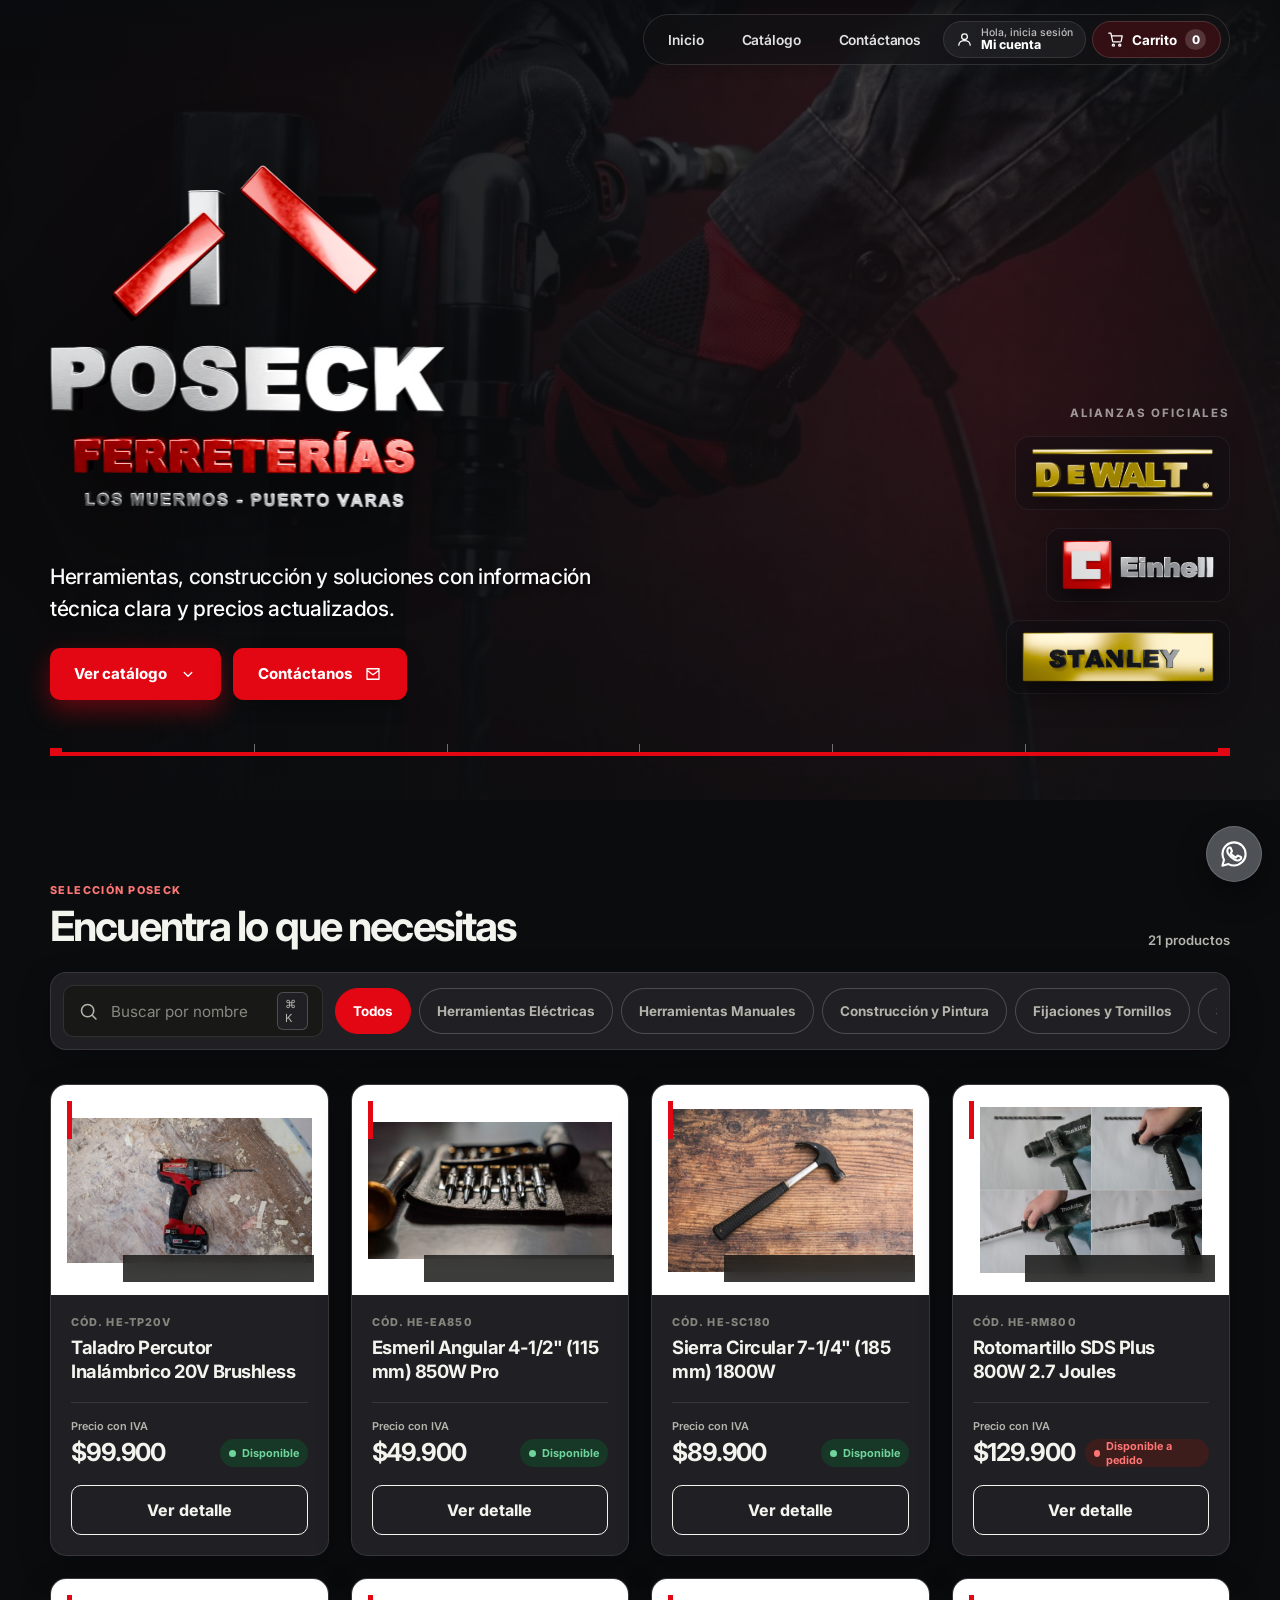
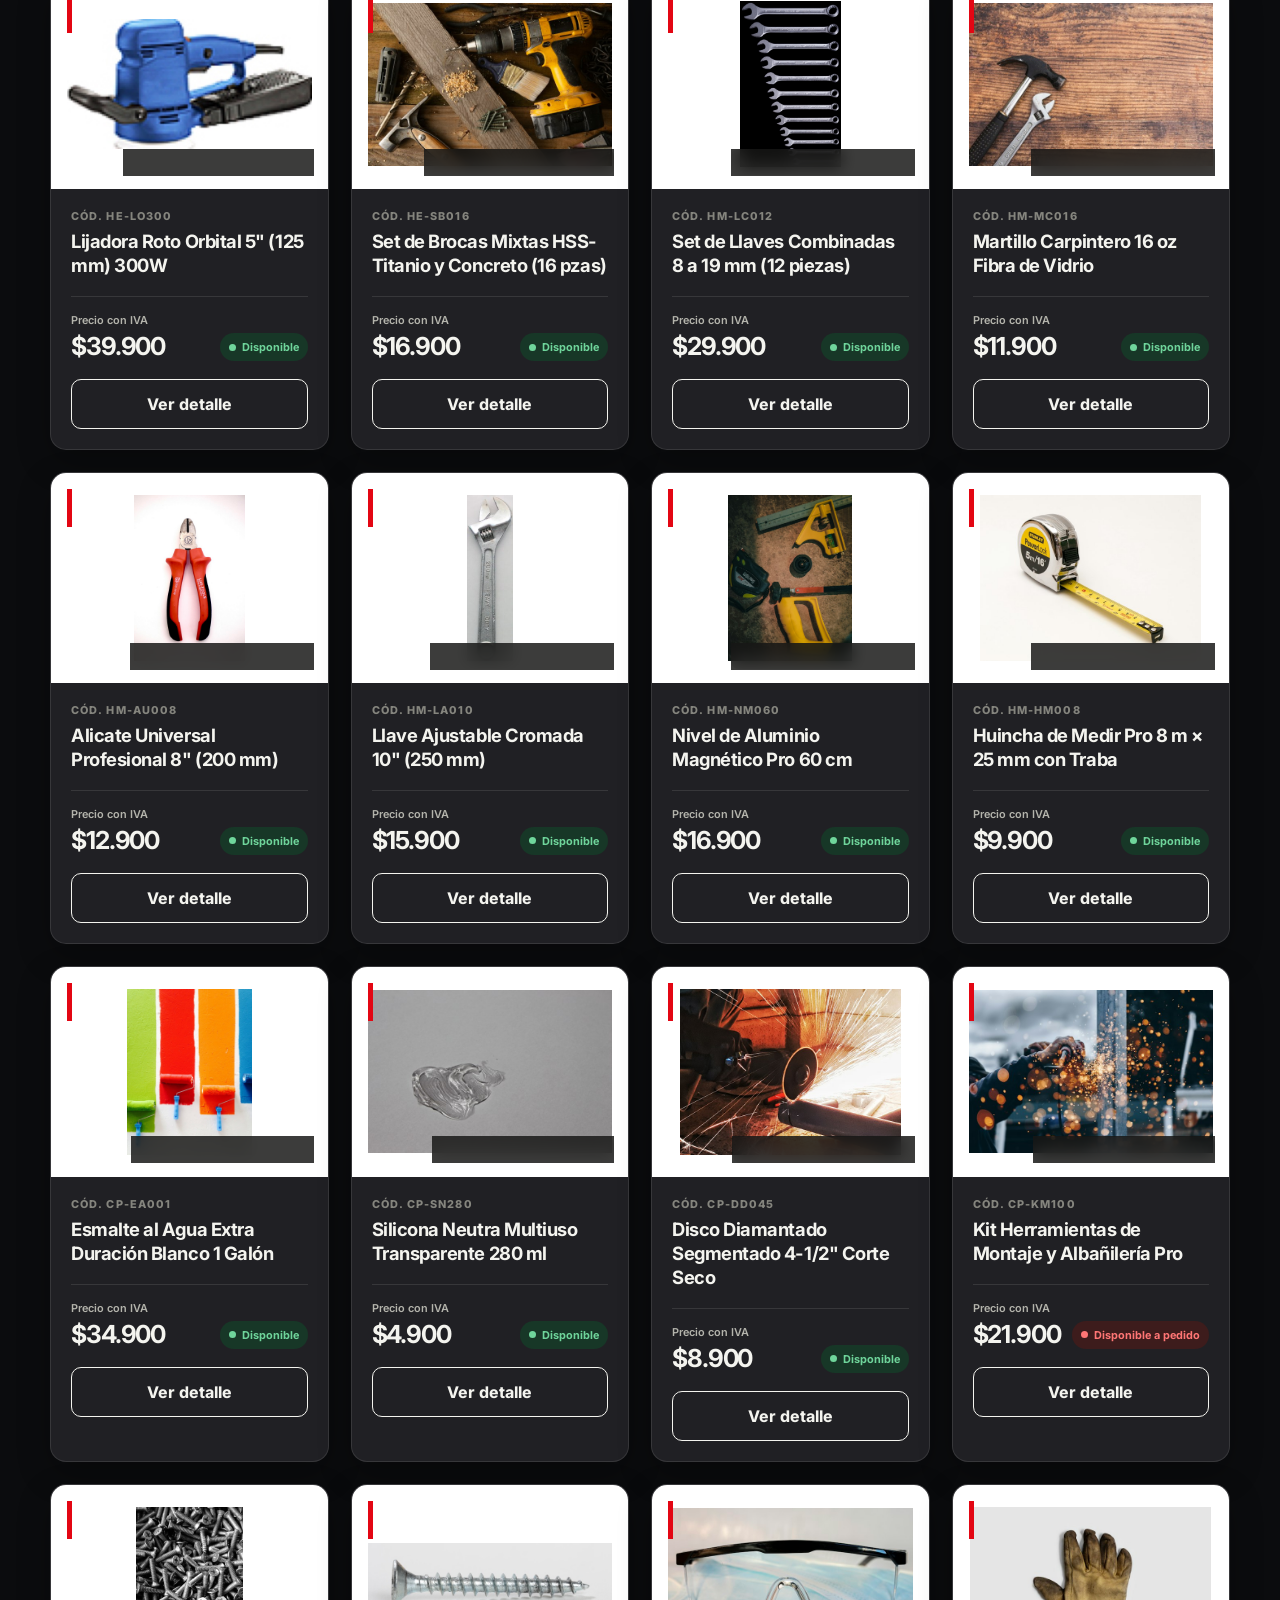
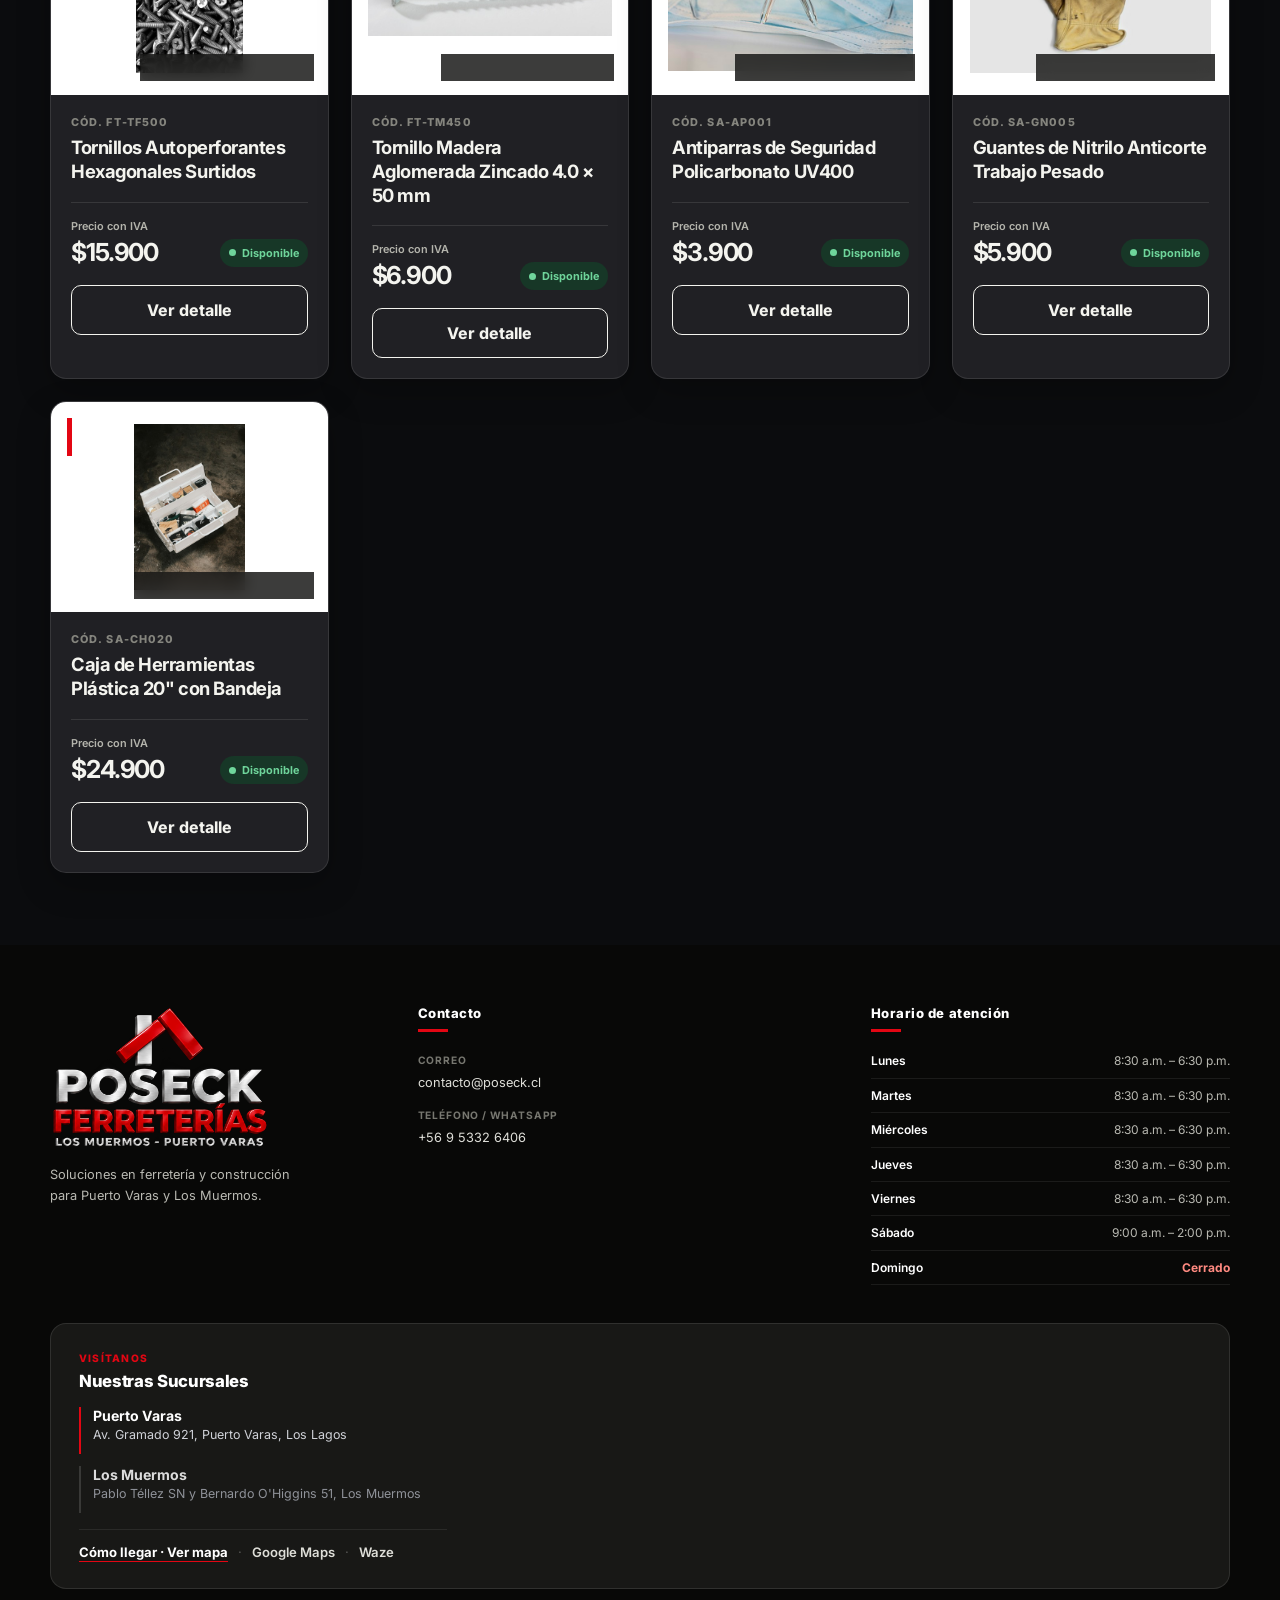
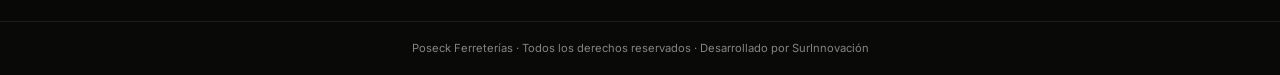
<file: index.html>
<!doctype html>
<html lang="es" data-theme="dark">
  <head>
    <meta charset="UTF-8" />
    <meta name="viewport" content="width=device-width, initial-scale=1.0" />
    <meta
      name="description"
      content="Catálogo de productos de Poseck Ferreterías: herramientas, construcción, fijaciones y accesorios en Puerto Varas y Los Muermos."
    />
    <meta name="theme-color" content="#0b0c0e" />
    <title>Catálogo | Poseck Ferreterías</title>
    <link rel="icon" type="image/png" href="./assets/logo-poseck.png" />
    <script>
      document.documentElement.dataset.theme = "dark";
    </script>
    <link rel="preconnect" href="https://fonts.googleapis.com" />
    <link rel="preconnect" href="https://fonts.gstatic.com" crossorigin />
    <link
      href="https://fonts.googleapis.com/css2?family=Inter:wght@400;500;600;700;800&display=swap"
      rel="stylesheet"
    />
    <link rel="stylesheet" href="styles.css" />
    <script src="productos.js"></script>
    <script src="app.js" defer></script>
  </head>
  <body>
    <header class="floating-nav">
      <div class="floating-nav-inner">
        <nav class="floating-nav-links" aria-label="Navegación principal">
          <a href="#inicio">Inicio</a>
          <a href="#catalogo">Catálogo</a>
          <a href="#contacto">Contáctanos</a>
          <button
            class="nav-account-button"
            type="button"
            id="account-toggle-btn"
            aria-label="Mi cuenta e inicio de sesión"
            aria-expanded="false"
          >
            <svg aria-hidden="true" viewBox="0 0 24 24" fill="none" stroke="currentColor" stroke-width="2">
              <circle cx="12" cy="8" r="4" />
              <path d="M4 20c0-4 3.6-6.5 8-6.5s8 2.5 8 6.5" />
            </svg>
            <span class="nav-account-copy">
              <small id="nav-account-greeting">Hola, inicia sesión</small>
              <strong id="nav-account-label">Mi cuenta</strong>
            </span>
          </button>
          <button
            class="nav-cart-button"
            type="button"
            id="cart-toggle-btn"
            aria-label="Abrir carrito de compras"
            aria-expanded="false"
          >
            <svg aria-hidden="true" viewBox="0 0 24 24" fill="none" stroke="currentColor" stroke-width="2">
              <circle cx="9" cy="20" r="1.5" />
              <circle cx="18" cy="20" r="1.5" />
              <path d="M2.5 3h3l2.4 11.2a1.5 1.5 0 0 0 1.5 1.2h9.2a1.5 1.5 0 0 0 1.4-1.1L21.5 7H6.2" />
            </svg>
            <span class="nav-cart-label">Carrito</span>
            <span class="nav-cart-badge" id="cart-badge">0</span>
          </button>
        </nav>
      </div>
    </header>

    <main>
      <section class="hero hero-full" id="inicio">
        <div class="hero-bg-layer" aria-hidden="true">
          <img
            class="hero-bg-image"
            src="./assets/hero-banner.jpg"
            alt=""
            width="1024"
            height="571"
            decoding="async"
          />
          <div class="hero-bg-overlay"></div>
        </div>

        <div class="hero-container">
          <div class="hero-content">
            <h1 class="sr-only">Poseck Ferreterías - Catálogo de Productos</h1>
            <div class="hero-3d-stage" aria-hidden="true">
              <video
                class="hero-3d-video"
                autoplay
                loop
                muted
                playsinline
                preload="auto"
                poster="./assets/poseck-3d-hero.png"
              >
                <source src="./assets/poseck-3d-alpha.mov" type='video/quicktime; codecs="hvc1"' />
                <source src="./assets/poseck-3d-alpha.webm" type="video/webm" />
              </video>
            </div>
            <h3 class="hero-subtitle">Herramientas, construcción y soluciones con información técnica clara y precios actualizados.</h3>

            <div class="hero-actions">
              <a class="primary-button" href="#catalogo">
                Ver catálogo
                <svg aria-hidden="true" viewBox="0 0 24 24">
                  <path d="m7 10 5 5 5-5" />
                </svg>
              </a>
              <a class="primary-button secondary" href="#contacto">
                Contáctanos
                <svg aria-hidden="true" viewBox="0 0 24 24">
                  <path d="M4 5h16v14H4zM4 7l8 6 8-6" />
                </svg>
              </a>
            </div>
          </div>

          <aside class="hero-partners" id="marcas" aria-label="Empresas aliadas oficiales">
            <span class="hero-partners-label">Alianzas Oficiales</span>
            <div class="hero-partners-list">
              <a class="partner-3d-link partner-dewalt" href="./dewalt.html" aria-label="Ver herramientas DEWALT">
                <img src="./assets/brand-dewalt-3d.png" alt="DEWALT 3D" width="846" height="238" loading="eager" />
              </a>
              <a class="partner-3d-link partner-einhell" href="./einhell.html" aria-label="Ver herramientas Einhell">
                <img src="./assets/brand-einhell-3d.png" alt="Einhell 3D" width="883" height="298" loading="eager" />
              </a>
              <a class="partner-3d-link partner-stanley" href="./stanley.html" aria-label="Ver herramientas STANLEY">
                <img src="./assets/brand-stanley-3d.png" alt="STANLEY 3D" width="1200" height="322" loading="eager" />
              </a>
            </div>
          </aside>
        </div>

        <div class="measure-line" aria-hidden="true">
          <span></span><i></i><i></i><i></i><i></i><i></i><span></span>
        </div>
      </section>

      <section class="catalog-section" id="catalogo">
        <div class="section-heading">
          <div>
            <span class="section-kicker">SELECCIÓN POSECK</span>
            <h2>Encuentra lo que necesitas</h2>
          </div>
          <p id="result-count" aria-live="polite">Cargando productos…</p>
        </div>

        <div class="catalog-controls">
          <label class="search-control" for="product-search">
            <svg aria-hidden="true" viewBox="0 0 24 24">
              <circle cx="11" cy="11" r="7" />
              <path d="m16.5 16.5 4 4" />
            </svg>
            <input
              id="product-search"
              type="search"
              placeholder="Buscar por nombre o código"
              autocomplete="off"
            />
            <kbd>⌘ K</kbd>
          </label>

          <div class="category-filters" aria-label="Filtrar por categoría">
            <button class="filter-button is-active" type="button" data-category="Todos">
              Todos
            </button>
            <button class="filter-button" type="button" data-category="Herramientas Eléctricas">
              Herramientas Eléctricas
            </button>
            <button class="filter-button" type="button" data-category="Herramientas Manuales">
              Herramientas Manuales
            </button>
            <button class="filter-button" type="button" data-category="Construcción y Pintura">
              Construcción y Pintura
            </button>
            <button class="filter-button" type="button" data-category="Fijaciones y Tornillos">
              Fijaciones y Tornillos
            </button>
            <button class="filter-button" type="button" data-category="Seguridad y Accesorios">
              Seguridad y Accesorios
            </button>
          </div>
        </div>

        <div class="product-grid" id="product-grid" aria-live="polite"></div>

        <div class="empty-state" id="empty-state" hidden>
          <span>0</span>
          <h3>No encontramos coincidencias</h3>
          <p>Prueba con otro nombre, código o categoría.</p>
          <button type="button" id="clear-filters">Limpiar filtros</button>
        </div>
      </section>
    </main>

    <footer class="site-footer">
      <div class="footer-shell">
        <div class="footer-columns">
          <section class="footer-brand" aria-labelledby="footer-brand-title">
            <img
              src="./assets/logo-poseck-footer.png"
              alt="Logo de Poseck Ferreterías - Los Muermos y Puerto Varas"
              width="806"
              height="530"
              loading="lazy"
              decoding="async"
            />
            <h2 id="footer-brand-title" class="sr-only">POSECK FERRETERÍAS</h2>
            <p>Soluciones en ferretería y construcción para Puerto Varas y Los Muermos.</p>
          </section>

          <section
            class="footer-section"
            id="contacto"
            aria-labelledby="footer-contact-title"
          >
            <h2 id="footer-contact-title">Contacto</h2>
            <address class="footer-contact-list">
              <p>
                <span>Correo</span>
                <a href="mailto:contacto@poseck.cl">contacto@poseck.cl</a>
              </p>
              <p>
                <span>Teléfono / WhatsApp</span>
                <a href="tel:+56953326406">+56 9 5332 6406</a>
              </p>
            </address>
          </section>

          <section class="footer-section" aria-labelledby="footer-hours-title">
            <h2 id="footer-hours-title">Horario de atención</h2>
            <dl class="footer-hours">
              <div><dt>Lunes</dt><dd>8:30 a.m. – 6:30 p.m.</dd></div>
              <div><dt>Martes</dt><dd>8:30 a.m. – 6:30 p.m.</dd></div>
              <div><dt>Miércoles</dt><dd>8:30 a.m. – 6:30 p.m.</dd></div>
              <div><dt>Jueves</dt><dd>8:30 a.m. – 6:30 p.m.</dd></div>
              <div><dt>Viernes</dt><dd>8:30 a.m. – 6:30 p.m.</dd></div>
              <div><dt>Sábado</dt><dd>9:00 a.m. – 2:00 p.m.</dd></div>
              <div class="is-closed"><dt>Domingo</dt><dd>Cerrado</dd></div>
            </dl>
          </section>
        </div>

        <section class="footer-location" aria-labelledby="footer-location-title">
          <div class="footer-location-copy">
            <span>Visítanos</span>
            <h2 id="footer-location-title">Nuestras Sucursales</h2>

            <div class="branch-selector" role="tablist" aria-label="Seleccionar sucursal">
              <button
                type="button"
                class="branch-pill is-active"
                data-branch="puerto-varas"
                aria-selected="true"
              >
                <strong>Puerto Varas</strong>
                <span>Av. Gramado 921, Puerto Varas, Los Lagos</span>
              </button>
              <button
                type="button"
                class="branch-pill"
                data-branch="los-muermos"
                aria-selected="false"
              >
                <strong>Los Muermos</strong>
                <span>Pablo Téllez SN y Bernardo O'Higgins 51, Los Muermos</span>
              </button>
            </div>

            <div class="location-actions" aria-label="Opciones de ruta">
              <button
                type="button"
                class="location-btn is-map-toggle"
                id="toggle-map-btn"
                aria-expanded="false"
                aria-controls="footer-map-panel"
              >
                <span>Cómo llegar · Ver mapa</span>
              </button>
              <span class="location-sep" aria-hidden="true">·</span>
              <a
                class="location-btn"
                id="gmaps-directions-link"
                href="https://www.google.com/maps/dir/?api=1&destination=Av.+Gramado+921,+Puerto+Varas,+Los+Lagos,+Chile"
                target="_blank"
                rel="noopener noreferrer"
              >
                Google Maps
              </a>
              <span class="location-sep" aria-hidden="true">·</span>
              <a
                class="location-btn"
                id="waze-directions-link"
                href="https://waze.com/ul?q=Av.%20Gramado%20921%2C%20Puerto%20Varas%2C%20Chile&navigate=yes"
                target="_blank"
                rel="noopener noreferrer"
              >
                Waze
              </a>
            </div>
          </div>

          <div class="footer-map" id="footer-map-panel" hidden>
            <iframe
              id="footer-map-iframe"
              title="Mapa de Poseck Ferreterías"
              src="https://www.google.com/maps?q=Av.+Gramado+921,+Puerto+Varas,+Los+Lagos,+Chile&output=embed"
              loading="lazy"
              referrerpolicy="no-referrer-when-downgrade"
              allowfullscreen
            ></iframe>
          </div>
        </section>
      </div>

      <div class="footer-legal">
        <p>Poseck Ferreterías · Todos los derechos reservados · Desarrollado por SurInnovación</p>
      </div>
    </footer>

    <div class="wa-widget" id="wa-widget">
      <div class="wa-popup" id="wa-popup" role="dialog" aria-label="Chat de WhatsApp Poseck" hidden>
        <div class="wa-popup-header">
          <div class="wa-popup-brand">
            <svg aria-hidden="true" viewBox="0 0 24 24" fill="currentColor">
              <path d="M12.04 2C6.58 2 2.13 6.45 2.13 11.91c0 1.75.46 3.45 1.32 4.95L2.05 22l5.25-1.38c1.45.79 3.08 1.21 4.74 1.21 5.46 0 9.91-4.45 9.91-9.91C21.95 6.45 17.5 2 12.04 2Zm5.77 14.07c-.24.68-1.41 1.3-1.95 1.38-.5.08-1.13.11-1.83-.11-.42-.13-.96-.31-1.65-.61-2.91-1.26-4.81-4.2-4.96-4.4-.14-.2-1.18-1.57-1.18-3 0-1.43.75-2.13 1.02-2.42.27-.29.59-.36.79-.36h.57c.18 0 .42-.07.66.5.24.58.82 2 .89 2.15.07.15.12.32.02.52-.1.2-.15.32-.3.5-.15.18-.31.4-.44.54-.15.15-.3.31-.13.6.17.29.76 1.25 1.63 2.02 1.12.99 2.06 1.3 2.36 1.45.3.15.47.13.65-.08.18-.21.75-.87.95-1.17.2-.3.4-.25.67-.15.27.1 1.72.81 2.02.96.3.15.5.22.57.34.07.12.07.7-.17 1.38Z" />
            </svg>
            <span>WhatsApp</span>
          </div>
          <button class="wa-popup-close" type="button" id="wa-close-btn" aria-label="Cerrar WhatsApp">
            ×
          </button>
        </div>

        <div class="wa-popup-body">
          <div class="wa-bubble">Bienvenidos a la Ferretería Poseck</div>
          <div class="wa-bubble">¿Podemos ayudarle?</div>
        </div>

        <div class="wa-popup-footer">
          <a
            class="wa-open-chat-btn"
            href="https://wa.me/56953326406?text=Hola%20Ferreter%C3%ADa%20Poseck%2C%20quisiera%20hacer%20una%20consulta."
            target="_blank"
            rel="noopener noreferrer"
          >
            <span>Abrir Chat</span>
            <svg aria-hidden="true" viewBox="0 0 24 24" fill="none" stroke="currentColor" stroke-width="2">
              <path d="M22 2 11 13M22 2l-7 20-4-9-9-4 20-7Z" />
            </svg>
          </a>
        </div>
      </div>

      <button
        class="wa-fab"
        type="button"
        id="wa-toggle-btn"
        aria-label="Abrir chat de WhatsApp"
        aria-expanded="false"
        aria-controls="wa-popup"
      >
        <svg aria-hidden="true" viewBox="0 0 24 24" fill="currentColor">
          <path d="M12.04 2C6.58 2 2.13 6.45 2.13 11.91c0 1.75.46 3.45 1.32 4.95L2.05 22l5.25-1.38c1.45.79 3.08 1.21 4.74 1.21 5.46 0 9.91-4.45 9.91-9.91C21.95 6.45 17.5 2 12.04 2Zm5.77 14.07c-.24.68-1.41 1.3-1.95 1.38-.5.08-1.13.11-1.83-.11-.42-.13-.96-.31-1.65-.61-2.91-1.26-4.81-4.2-4.96-4.4-.14-.2-1.18-1.57-1.18-3 0-1.43.75-2.13 1.02-2.42.27-.29.59-.36.79-.36h.57c.18 0 .42-.07.66.5.24.58.82 2 .89 2.15.07.15.12.32.02.52-.1.2-.15.32-.3.5-.15.18-.31.4-.44.54-.15.15-.3.31-.13.6.17.29.76 1.25 1.63 2.02 1.12.99 2.06 1.3 2.36 1.45.3.15.47.13.65-.08.18-.21.75-.87.95-1.17.2-.3.4-.25.67-.15.27.1 1.72.81 2.02.96.3.15.5.22.57.34.07.12.07.7-.17 1.38Z" />
        </svg>
      </button>
    </div>

    <button class="back-to-top" type="button" aria-label="Volver arriba" title="Volver arriba">
      <svg aria-hidden="true" viewBox="0 0 24 24">
        <path d="m6 14 6-6 6 6" />
      </svg>
    </button>

    <div class="modal-backdrop" id="product-modal" hidden>
      <article
        class="product-modal"
        role="dialog"
        aria-modal="true"
        aria-labelledby="modal-title"
      >
        <div class="modal-handle" aria-hidden="true"></div>
        <button class="modal-close" type="button" aria-label="Cerrar detalle">
          <svg aria-hidden="true" viewBox="0 0 24 24">
            <path d="M6 6 18 18M18 6 6 18" />
          </svg>
        </button>
        <div id="modal-content"></div>
      </article>
    </div>

    <div class="cart-backdrop" id="cart-backdrop" hidden>
      <aside
        class="cart-drawer"
        id="cart-drawer"
        role="dialog"
        aria-modal="true"
        aria-labelledby="cart-drawer-title"
      >
        <div class="cart-drawer-header">
          <div>
            <span class="cart-kicker">POSECK E-COMMERCE</span>
            <h2 id="cart-drawer-title">Tu Carrito</h2>
          </div>
          <button class="cart-close-btn" type="button" id="cart-close-btn" aria-label="Cerrar carrito">
            <svg aria-hidden="true" viewBox="0 0 24 24">
              <path d="M6 6 18 18M18 6 6 18" />
            </svg>
          </button>
        </div>

        <div class="cart-items-container" id="cart-items-container"></div>

        <div class="cart-drawer-footer" id="cart-drawer-footer" hidden>
          <div class="cart-totals">
            <div class="cart-total-row">
              <span>Subtotal neto</span>
              <span id="cart-subtotal-neto">$0</span>
            </div>
            <div class="cart-total-row">
              <span>IVA (19%)</span>
              <span id="cart-iva">$0</span>
            </div>
            <div class="cart-total-row is-grand-total">
              <strong>Total</strong>
              <strong id="cart-total-iva">$0</strong>
            </div>
          </div>
          <a
            class="cart-checkout-btn"
            id="cart-whatsapp-btn"
            href="#"
            target="_blank"
            rel="noopener noreferrer"
          >
            Enviar pedido por WhatsApp
          </a>
          <button class="cart-clear-btn" type="button" id="cart-clear-btn">
            Vaciar carrito
          </button>
        </div>
      </aside>
    </div>

    <div class="account-backdrop" id="account-backdrop" hidden>
      <article
        class="account-modal"
        role="dialog"
        aria-modal="true"
        aria-labelledby="account-modal-title"
      >
        <div class="account-modal-header">
          <div>
            <span class="cart-kicker">POSECK FERRETERÍAS</span>
            <h2 id="account-modal-title">Mi Cuenta</h2>
          </div>
          <button class="cart-close-btn" type="button" id="account-close-btn" aria-label="Cerrar cuenta">
            <svg aria-hidden="true" viewBox="0 0 24 24">
              <path d="M6 6 18 18M18 6 6 18" />
            </svg>
          </button>
        </div>
        <div class="account-modal-body" id="account-modal-body"></div>
      </article>
    </div>
  </body>
</html>
</file>
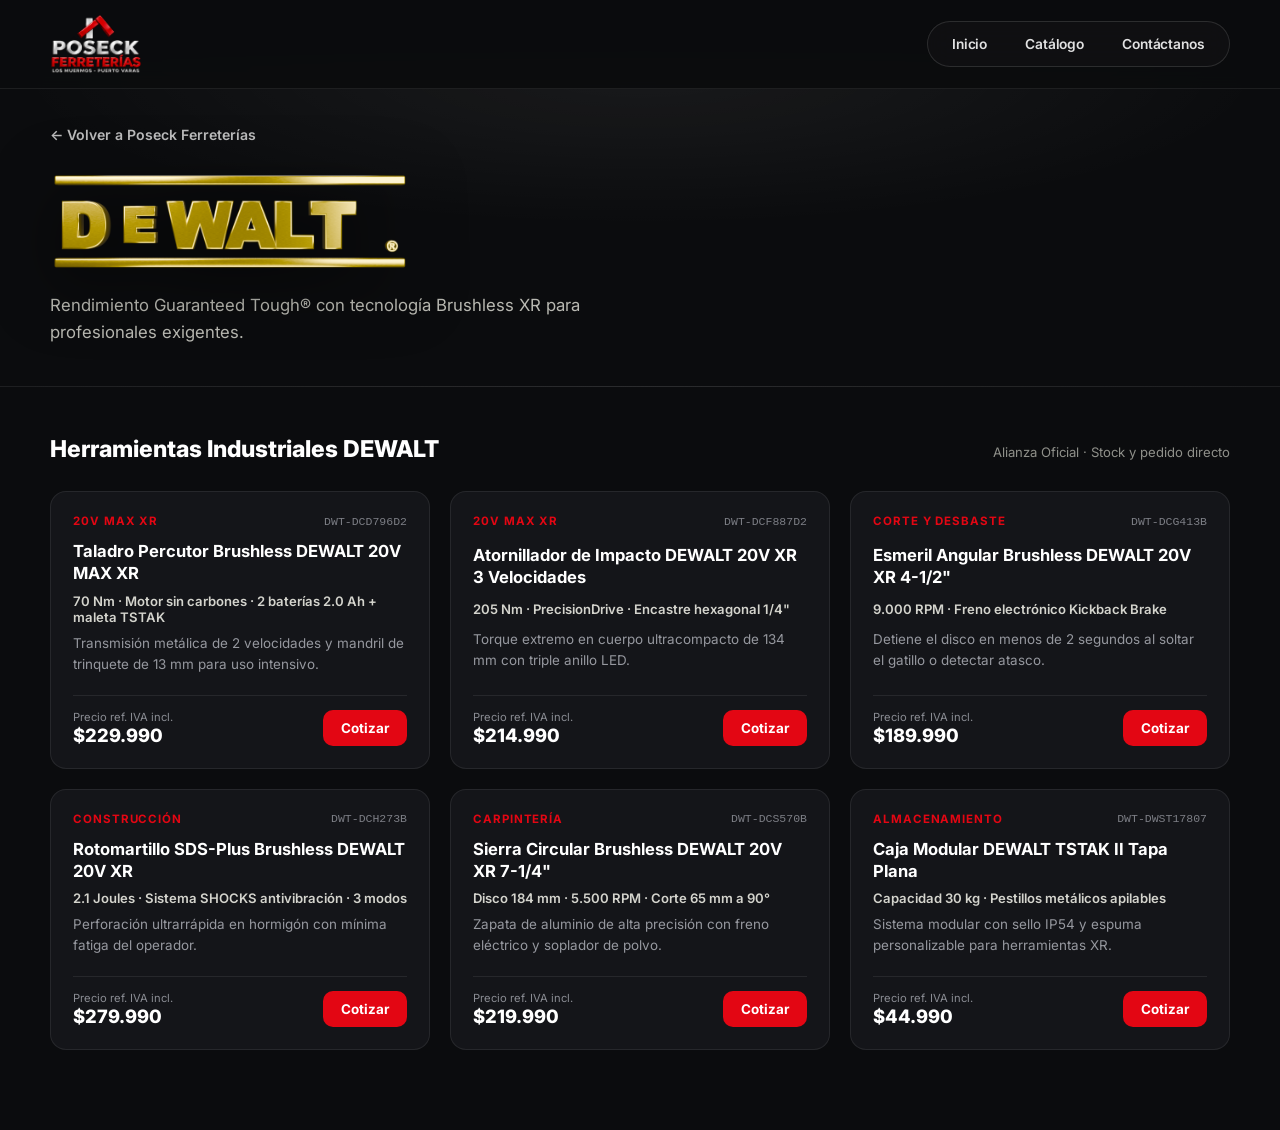
<file: dewalt.html>
<!doctype html>
<html lang="es" data-theme="dark">
  <head>
    <meta charset="UTF-8" />
    <meta name="viewport" content="width=device-width, initial-scale=1.0" />
    <title>DEWALT | Alianza Oficial · Poseck Ferreterías</title>
    <link rel="icon" type="image/png" href="./assets/logo-poseck.png" />
    <link rel="preconnect" href="https://fonts.googleapis.com" />
    <link rel="preconnect" href="https://fonts.gstatic.com" crossorigin />
    <link href="https://fonts.googleapis.com/css2?family=Inter:wght@400;500;600;700;800&display=swap" rel="stylesheet" />
    <link rel="stylesheet" href="styles.css" />
    <script src="marcas.js" defer></script>
  </head>
  <body class="brand-page" data-brand="dewalt">
    <header class="floating-nav is-solid">
      <div class="floating-nav-inner">
        <a class="floating-nav-brand" href="./index.html#inicio">
          <img src="./assets/logo-poseck-footer.png" alt="Poseck Ferreterías" width="120" height="79" />
        </a>
        <nav class="floating-nav-links" aria-label="Navegación principal">
          <a href="./index.html#inicio">Inicio</a>
          <a href="./index.html#catalogo">Catálogo</a>
          <a href="./index.html#contacto">Contáctanos</a>
        </nav>
      </div>
    </header>

    <main class="brand-page-main">
      <section class="brand-hero">
        <div class="brand-hero-inner">
          <a class="brand-back-link" href="./index.html#inicio">← Volver a Poseck Ferreterías</a>
          <div class="brand-hero-logo">
            <img src="./assets/brand-dewalt-3d.png" alt="DEWALT 3D" width="1400" height="420" />
          </div>
          <p class="brand-hero-copy">Rendimiento Guaranteed Tough® con tecnología Brushless XR para profesionales exigentes.</p>
        </div>
      </section>

      <section class="brand-catalog-section">
        <div class="brand-catalog-inner">
          <div class="brand-catalog-head">
            <h2>Herramientas Industriales DEWALT</h2>
            <span>Alianza Oficial · Stock y pedido directo</span>
          </div>
          <div id="brand-product-grid" class="brand-product-grid"></div>
        </div>
      </section>
    </main>
  </body>
</html>
</file>
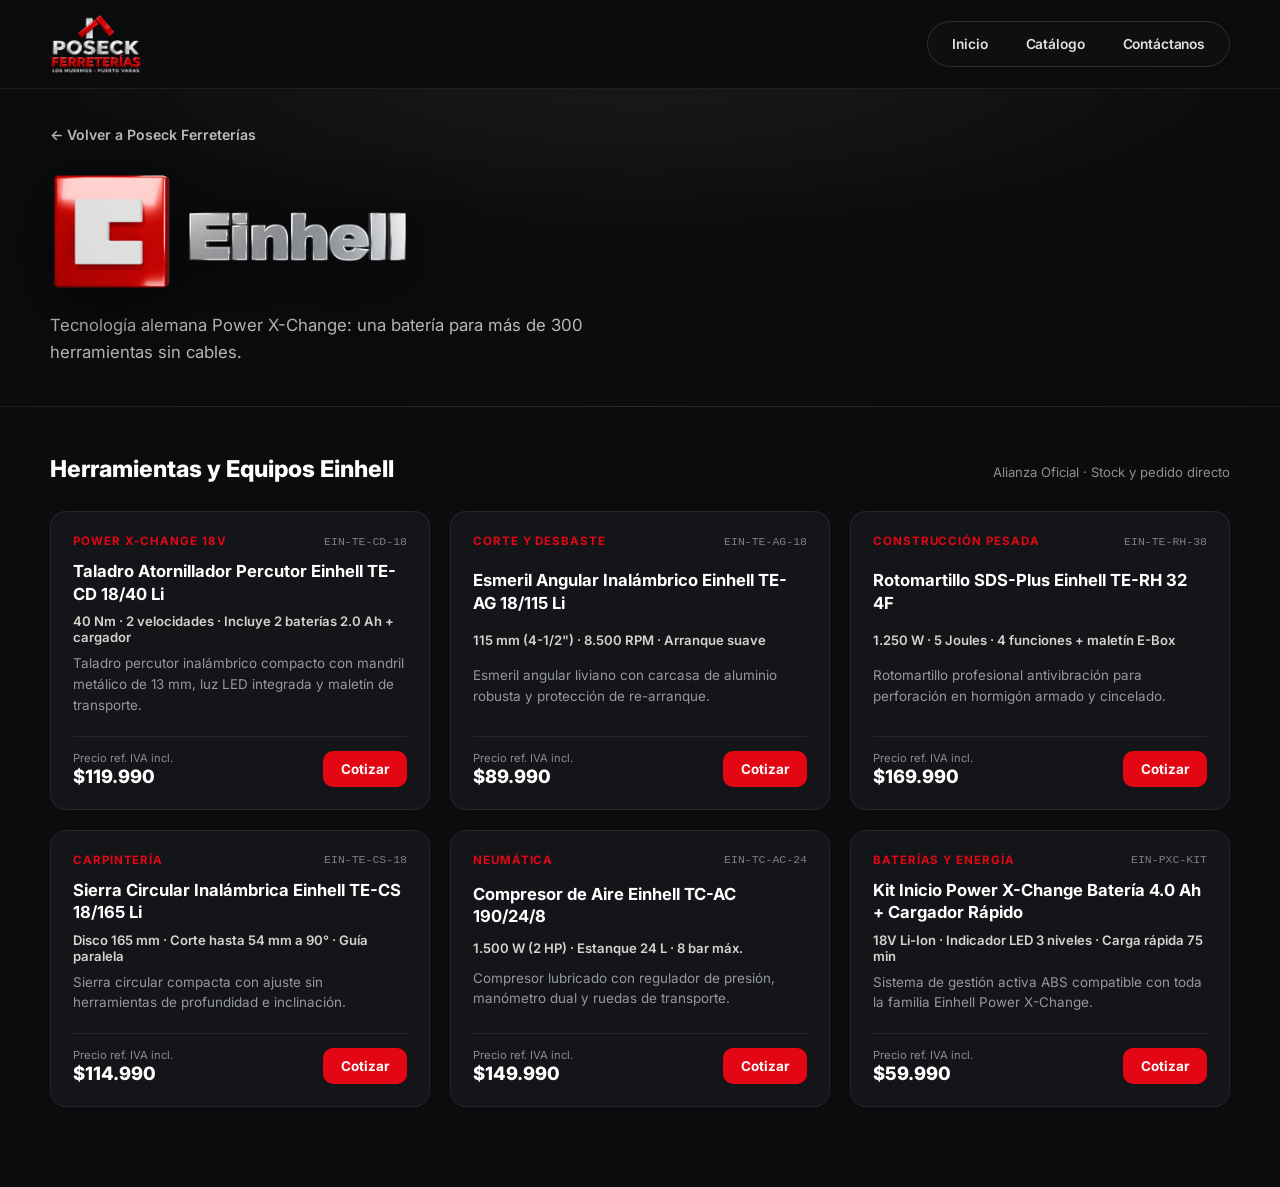
<file: einhell.html>
<!doctype html>
<html lang="es" data-theme="dark">
  <head>
    <meta charset="UTF-8" />
    <meta name="viewport" content="width=device-width, initial-scale=1.0" />
    <title>Einhell | Alianza Oficial · Poseck Ferreterías</title>
    <link rel="icon" type="image/png" href="./assets/logo-poseck.png" />
    <link rel="preconnect" href="https://fonts.googleapis.com" />
    <link rel="preconnect" href="https://fonts.gstatic.com" crossorigin />
    <link href="https://fonts.googleapis.com/css2?family=Inter:wght@400;500;600;700;800&display=swap" rel="stylesheet" />
    <link rel="stylesheet" href="styles.css" />
    <script src="marcas.js" defer></script>
  </head>
  <body class="brand-page" data-brand="einhell">
    <header class="floating-nav is-solid">
      <div class="floating-nav-inner">
        <a class="floating-nav-brand" href="./index.html#inicio">
          <img src="./assets/logo-poseck-footer.png" alt="Poseck Ferreterías" width="120" height="79" />
        </a>
        <nav class="floating-nav-links" aria-label="Navegación principal">
          <a href="./index.html#inicio">Inicio</a>
          <a href="./index.html#catalogo">Catálogo</a>
          <a href="./index.html#contacto">Contáctanos</a>
        </nav>
      </div>
    </header>

    <main class="brand-page-main">
      <section class="brand-hero">
        <div class="brand-hero-inner">
          <a class="brand-back-link" href="./index.html#inicio">← Volver a Poseck Ferreterías</a>
          <div class="brand-hero-logo">
            <img src="./assets/brand-einhell-3d.png" alt="Einhell 3D" width="1400" height="420" />
          </div>
          <p class="brand-hero-copy">Tecnología alemana Power X-Change: una batería para más de 300 herramientas sin cables.</p>
        </div>
      </section>

      <section class="brand-catalog-section">
        <div class="brand-catalog-inner">
          <div class="brand-catalog-head">
            <h2>Herramientas y Equipos Einhell</h2>
            <span>Alianza Oficial · Stock y pedido directo</span>
          </div>
          <div id="brand-product-grid" class="brand-product-grid"></div>
        </div>
      </section>
    </main>
  </body>
</html>
</file>
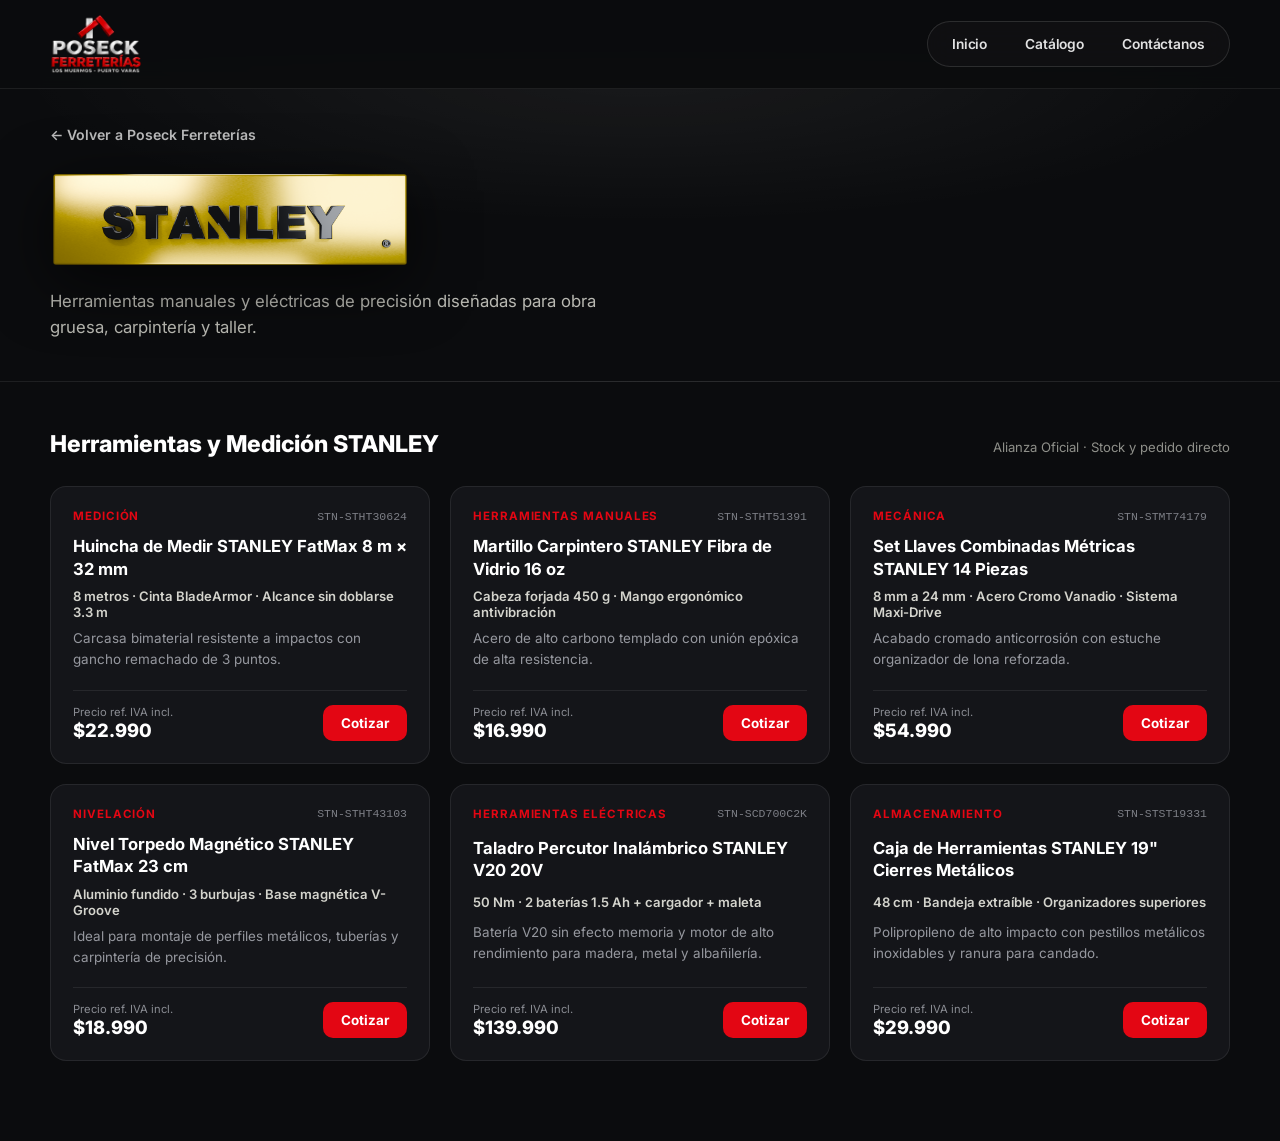
<file: stanley.html>
<!doctype html>
<html lang="es" data-theme="dark">
  <head>
    <meta charset="UTF-8" />
    <meta name="viewport" content="width=device-width, initial-scale=1.0" />
    <title>STANLEY | Alianza Oficial · Poseck Ferreterías</title>
    <link rel="icon" type="image/png" href="./assets/logo-poseck.png" />
    <link rel="preconnect" href="https://fonts.googleapis.com" />
    <link rel="preconnect" href="https://fonts.gstatic.com" crossorigin />
    <link href="https://fonts.googleapis.com/css2?family=Inter:wght@400;500;600;700;800&display=swap" rel="stylesheet" />
    <link rel="stylesheet" href="styles.css" />
    <script src="marcas.js" defer></script>
  </head>
  <body class="brand-page" data-brand="stanley">
    <header class="floating-nav is-solid">
      <div class="floating-nav-inner">
        <a class="floating-nav-brand" href="./index.html#inicio">
          <img src="./assets/logo-poseck-footer.png" alt="Poseck Ferreterías" width="120" height="79" />
        </a>
        <nav class="floating-nav-links" aria-label="Navegación principal">
          <a href="./index.html#inicio">Inicio</a>
          <a href="./index.html#catalogo">Catálogo</a>
          <a href="./index.html#contacto">Contáctanos</a>
        </nav>
      </div>
    </header>

    <main class="brand-page-main">
      <section class="brand-hero">
        <div class="brand-hero-inner">
          <a class="brand-back-link" href="./index.html#inicio">← Volver a Poseck Ferreterías</a>
          <div class="brand-hero-logo">
            <img src="./assets/brand-stanley-3d.png" alt="STANLEY 3D" width="1400" height="420" />
          </div>
          <p class="brand-hero-copy">Herramientas manuales y eléctricas de precisión diseñadas para obra gruesa, carpintería y taller.</p>
        </div>
      </section>

      <section class="brand-catalog-section">
        <div class="brand-catalog-inner">
          <div class="brand-catalog-head">
            <h2>Herramientas y Medición STANLEY</h2>
            <span>Alianza Oficial · Stock y pedido directo</span>
          </div>
          <div id="brand-product-grid" class="brand-product-grid"></div>
        </div>
      </section>
    </main>
  </body>
</html>
</file>
<file: styles.css>
:root {
  --brand-red: #e30613;
  --brand-red-dark: #b8050e;
  --brand-red-light: #ff3342;
  --brand-charcoal: #2a2b2c;
  --signal-yellow: var(--brand-red);
  --signal-yellow-dark: var(--brand-red-dark);
  --graphite: #171716;
  --tool-black: #242422;
  --steel: #6b6b64;
  --zinc: #a7a79f;
  --paper: #ecece6;
  --warehouse-floor: #e2e2dc;
  --surface-raised: #ffffff;
  --line-soft: rgba(23, 23, 22, 0.09);
  --line-medium: rgba(23, 23, 22, 0.16);
  --control-inset: #f5f5f1;
  --available: #197a45;
  --available-bg: #e8f5ed;
  --unavailable: #b42318;
  --unavailable-bg: #fcedeb;
  --order: #c0392b;
  --order-bg: #fdf2f2;
  --shadow-card: 0 10px 30px rgba(23, 23, 22, 0.07);
  --shadow-modal: 0 28px 70px rgba(0, 0, 0, 0.25);
  --radius-sm: 10px;
  --radius-md: 16px;
  --radius-lg: 24px;
  --content-width: 1180px;
  color-scheme: light;
}

:root[data-theme="dark"] {
  --brand-red: #e30613;
  --brand-red-dark: #ff4755;
  --brand-red-light: #ff6b77;
  --brand-charcoal: #1c1d1e;
  --signal-yellow: var(--brand-red);
  --signal-yellow-dark: var(--brand-red-dark);
  --graphite: #f4f4ef;
  --tool-black: #e4e4de;
  --steel: #b4b4ac;
  --zinc: #85857e;
  --paper: #0b0c0e;
  --warehouse-floor: #111216;
  --surface-raised: #202024;
  --line-soft: rgba(255, 255, 248, 0.1);
  --line-medium: rgba(255, 255, 248, 0.2);
  --control-inset: #181816;
  --available: #6fd59b;
  --available-bg: #173727;
  --unavailable: #ff8a81;
  --unavailable-bg: #44201d;
  --order: #ff7675;
  --order-bg: #3d1c1c;
  --shadow-card: 0 12px 34px rgba(0, 0, 0, 0.24);
  --shadow-modal: 0 28px 70px rgba(0, 0, 0, 0.55);
  color-scheme: dark;
}

* {
  box-sizing: border-box;
}

html {
  scroll-behavior: smooth;
  scroll-padding-top: 88px;
}

body {
  margin: 0;
  color: var(--graphite);
  background: var(--paper);
  font-family: "Inter", system-ui, -apple-system, BlinkMacSystemFont, "Segoe UI", sans-serif;
  -webkit-font-smoothing: antialiased;
  transition: color 220ms ease, background 220ms ease;
}

body.modal-open {
  overflow: hidden;
}

button,
input {
  font: inherit;
}

button,
a {
  -webkit-tap-highlight-color: transparent;
}

a {
  color: inherit;
  text-decoration: none;
}

svg {
  fill: none;
  stroke: currentColor;
  stroke-linecap: round;
  stroke-linejoin: round;
  stroke-width: 1.8;
}

.site-header {
  position: sticky;
  z-index: 50;
  top: 0;
  border-bottom: 1px solid var(--line-soft);
  background: color-mix(in srgb, var(--paper) 94%, transparent);
  backdrop-filter: blur(16px);
}

.header-inner {
  display: flex;
  width: min(100% - 32px, var(--content-width));
  min-height: 72px;
  margin: 0 auto;
  align-items: center;
  justify-content: space-between;
  gap: 12px;
}

.brand {
  display: flex;
  min-width: 0;
  align-items: center;
  gap: 10px;
}

.brand-logo {
  display: block;
  width: clamp(44px, 12vw, 56px);
  max-height: 56px;
  height: auto;
  flex: 0 0 auto;
  object-fit: cover;
  aspect-ratio: 1;
  border-radius: 8px;
  box-shadow: 0 2px 8px rgba(0, 0, 0, 0.12);
}

.brand-copy {
  display: flex;
  min-width: 0;
  flex-direction: column;
  line-height: 1.15;
}

.brand-copy strong {
  overflow: hidden;
  max-width: 210px;
  font-size: 0.8rem;
  letter-spacing: -0.02em;
  text-overflow: ellipsis;
  white-space: nowrap;
}

.brand-copy small {
  display: none;
  margin-top: 4px;
  color: var(--steel);
  font-size: 0.68rem;
}

.header-actions {
  display: flex;
  flex: 0 0 auto;
  align-items: center;
  gap: 8px;
}

.theme-toggle {
  position: relative;
  display: grid;
  width: 44px;
  height: 44px;
  overflow: hidden;
  border: 1px solid var(--line-soft);
  border-radius: var(--radius-sm);
  background: var(--surface-raised);
  color: var(--graphite);
  cursor: pointer;
  place-items: center;
  transition: background 180ms ease, border-color 180ms ease, transform 180ms ease;
}

.theme-toggle:hover,
.theme-toggle:focus-visible {
  border-color: var(--signal-yellow-dark);
  transform: translateY(-1px);
}

.theme-icon {
  position: absolute;
  width: 20px;
  transition: opacity 180ms ease, transform 220ms ease;
}

.theme-icon-moon {
  opacity: 0;
  transform: translateY(16px) rotate(-20deg);
}

:root[data-theme="dark"] .theme-icon-sun {
  opacity: 0;
  transform: translateY(-16px) rotate(20deg);
}

:root[data-theme="dark"] .theme-icon-moon {
  opacity: 1;
  transform: translateY(0) rotate(0);
}

.header-nav {
  display: flex;
  align-items: center;
  gap: 6px;
}

.header-nav-link {
  display: grid;
  width: 44px;
  height: 44px;
  flex: 0 0 auto;
  border: 1px solid var(--line-soft);
  border-radius: var(--radius-sm);
  background: var(--surface-raised);
  place-items: center;
  transition: border-color 180ms ease, transform 180ms ease;
}

.header-nav-link:hover,
.header-nav-link:focus-visible {
  border-color: var(--signal-yellow-dark);
  transform: translateY(-1px);
}

.header-nav-link svg {
  width: 20px;
}

.header-nav-link span {
  display: none;
}

.hero.hero-full {
  position: relative;
  overflow: hidden;
  min-height: min(92svh, 760px);
  padding: 36px 16px 36px;
  display: flex;
  flex-direction: column;
  justify-content: flex-end;
  background: #141517;
  color: #ffffff;
}

.hero-bg-layer {
  position: absolute;
  inset: 0;
  width: 100%;
  height: 100%;
  z-index: 0;
  overflow: hidden;
  pointer-events: none;
}

.hero-bg-image {
  position: absolute;
  inset: 0;
  width: 100%;
  height: 100%;
  object-fit: cover;
  object-position: 72% center;
  transform-origin: center center;
  animation: hero-bg-drift 24s ease-in-out infinite alternate;
  will-change: transform;
}

@keyframes hero-bg-drift {
  0% {
    transform: scale(1.03) translate3d(0, 0, 0);
  }
  100% {
    transform: scale(1.09) translate3d(-1.2%, -0.8%, 0);
  }
}

@media (prefers-reduced-motion: reduce) {
  .hero-bg-image {
    animation: none;
    transform: scale(1.03);
  }
}

.hero-bg-overlay {
  position: absolute;
  inset: 0;
  width: 100%;
  height: 100%;
  background:
    linear-gradient(90deg, rgba(10, 11, 13, 0.94) 0%, rgba(12, 13, 15, 0.80) 45%, rgba(17, 18, 20, 0.38) 78%, rgba(17, 18, 20, 0.62) 100%),
    linear-gradient(180deg, rgba(17, 18, 20, 0.35) 0%, rgba(17, 18, 20, 0.80) 100%),
    radial-gradient(ellipse 60% 60% at 80% 50%, rgba(227, 6, 19, 0.20), transparent 70%);
}

.hero-container {
  position: relative;
  z-index: 2;
  width: min(100%, var(--content-width));
  margin: 0 auto;
  padding-top: 44px;
  display: flex;
  flex-direction: column;
  gap: 36px;
  align-items: flex-start;
  justify-content: space-between;
}

@media (min-width: 960px) {
  .hero-container {
    flex-direction: row;
    align-items: flex-end;
    gap: 44px;
  }
}

.hero-content {
  width: 100%;
  max-width: 680px;
  animation: reveal-up 0.65s both cubic-bezier(0.22, 1, 0.36, 1);
}

.sr-only {
  position: absolute;
  width: 1px;
  height: 1px;
  padding: 0;
  margin: -1px;
  overflow: hidden;
  clip: rect(0, 0, 0, 0);
  white-space: nowrap;
  border: 0;
}

.hero-3d-stage {
  position: relative;
  width: 100%;
  display: flex;
  align-items: flex-end;
  justify-content: flex-start;
  margin: 0 0 -24px;
  pointer-events: none;
  overflow: visible;
}

.hero-3d-video {
  width: min(135%, 820px);
  max-width: none;
  height: auto;
  display: block;
  object-fit: contain;
  transform: translateX(-26.4%);
  filter: drop-shadow(0 20px 44px rgba(0, 0, 0, 0.72));
  pointer-events: none;
}

@media (max-width: 640px) {
  .hero-3d-stage {
    margin-bottom: -12px;
  }

  .hero-3d-video {
    width: 145%;
    transform: translateX(-26.4%);
  }
}

.hero-subtitle {
  max-width: 560px;
  margin: 0 0 24px;
  color: #ffffff;
  font-size: clamp(1.05rem, 2.2vw, 1.32rem);
  font-weight: 500;
  line-height: 1.48;
  letter-spacing: -0.015em;
  text-shadow: 0 2px 12px rgba(0, 0, 0, 0.85);
}

.hero-actions {
  display: flex;
  flex-wrap: wrap;
  gap: 12px;
}

.hero .primary-button {
  display: inline-flex;
  min-height: 52px;
  padding: 0 24px;
  align-items: center;
  justify-content: center;
  gap: 12px;
  border-radius: var(--radius-sm);
  background: var(--brand-red);
  color: #ffffff;
  font-size: 0.94rem;
  font-weight: 750;
  box-shadow: 0 10px 24px rgba(227, 6, 19, 0.4);
  transition: transform 180ms ease, background 180ms ease, box-shadow 180ms ease;
}

.hero .primary-button svg {
  width: 18px;
}

.hero .primary-button:hover {
  background: var(--brand-red-dark);
  transform: translateY(-2px);
  box-shadow: 0 12px 30px rgba(227, 6, 19, 0.55);
}

.hero .primary-button.secondary {
  background: rgba(255, 255, 255, 0.12);
  color: #ffffff;
  border: 1px solid rgba(255, 255, 255, 0.22);
  box-shadow: 0 6px 18px rgba(0, 0, 0, 0.25);
  backdrop-filter: blur(10px);
  -webkit-backdrop-filter: blur(10px);
}

.hero .primary-button.secondary:hover {
  background: rgba(255, 255, 255, 0.22);
  border-color: rgba(255, 255, 255, 0.35);
  transform: translateY(-2px);
}

.hero .measure-line {
  position: relative;
  z-index: 1;
  display: flex;
  width: min(100%, var(--content-width));
  height: 24px;
  margin: 32px auto 0;
  align-items: flex-end;
  justify-content: space-between;
  border-bottom: 4px solid var(--brand-red);
}

.hero .measure-line i {
  width: 1px;
  height: 8px;
  background: rgba(255, 255, 255, 0.4);
}

.hero .measure-line span {
  width: 12px;
  height: 4px;
  background: var(--brand-red);
}

.primary-button.secondary {
  background: var(--graphite);
}

.primary-button.secondary:hover {
  background: #000;
}

.back-to-top {
  position: fixed;
  z-index: 45;
  right: 18px;
  bottom: 18px;
  display: grid;
  width: 50px;
  height: 50px;
  border: 1px solid rgba(23, 23, 22, 0.18);
  border-radius: 50%;
  background: var(--brand-red);
  box-shadow: 0 12px 30px rgba(227, 6, 19, 0.28);
  color: #ffffff;
  cursor: pointer;
  opacity: 0;
  pointer-events: none;
  visibility: hidden;
  place-items: center;
  transform: translateY(14px) scale(0.92);
  transition:
    opacity 180ms ease,
    visibility 180ms ease,
    transform 220ms cubic-bezier(0.22, 1, 0.36, 1),
    background 180ms ease;
}

.back-to-top svg {
  width: 23px;
  stroke-width: 2.2;
}

.back-to-top:hover,
.back-to-top:focus-visible {
  background: var(--brand-red-dark);
  color: #ffffff;
  transform: translateY(-2px) scale(1);
}

.back-to-top.is-visible {
  opacity: 1;
  pointer-events: auto;
  visibility: visible;
  transform: translateY(0) scale(1);
}

.measure-line {
  position: relative;
  z-index: 1;
  display: flex;
  width: min(100%, var(--content-width));
  height: 24px;
  margin: 0 auto;
  align-items: flex-end;
  justify-content: space-between;
  border-bottom: 4px solid var(--signal-yellow);
}

.measure-line i {
  width: 1px;
  height: 8px;
  background: var(--graphite);
}

.catalog-section {
  width: min(100% - 32px, var(--content-width));
  margin: 0 auto;
  padding: 54px 0 72px;
}

.section-heading {
  display: flex;
  margin-bottom: 24px;
  align-items: flex-end;
  justify-content: space-between;
  gap: 20px;
}

.section-kicker {
  color: var(--order);
  font-size: 0.68rem;
  font-weight: 800;
  letter-spacing: 0.13em;
}

.section-heading h2 {
  margin: 7px 0 0;
  font-size: clamp(1.7rem, 7vw, 2.6rem);
  letter-spacing: -0.045em;
  line-height: 1.05;
}

.section-heading > p {
  display: none;
  margin: 0;
  color: var(--steel);
  font-size: 0.82rem;
  font-weight: 600;
}

.catalog-controls {
  position: sticky;
  z-index: 20;
  top: 72px;
  margin: 0 -16px 28px;
  padding: 12px 16px 14px;
  border-block: 1px solid var(--line-soft);
  background: color-mix(in srgb, var(--paper) 96%, transparent);
  backdrop-filter: blur(14px);
}

.search-control {
  display: flex;
  min-height: 52px;
  padding: 0 14px;
  align-items: center;
  gap: 10px;
  border: 1px solid var(--line-soft);
  border-radius: var(--radius-sm);
  background: var(--control-inset);
  transition: border-color 180ms ease, box-shadow 180ms ease;
}

.search-control:focus-within {
  border-color: var(--signal-yellow-dark);
  box-shadow: 0 0 0 3px rgba(242, 183, 5, 0.18);
}

.search-control svg {
  width: 21px;
  flex: 0 0 auto;
  color: var(--steel);
}

.search-control input {
  width: 100%;
  min-width: 0;
  border: 0;
  outline: 0;
  background: transparent;
  color: var(--graphite);
  font-size: 0.95rem;
}

.search-control input::placeholder {
  color: #888881;
}

.search-control kbd {
  display: none;
  padding: 4px 7px;
  border: 1px solid var(--line-medium);
  border-radius: 6px;
  background: var(--surface-raised);
  color: var(--steel);
  font-family: inherit;
  font-size: 0.7rem;
}

.category-filters {
  display: flex;
  overflow-x: auto;
  margin: 10px -16px -2px;
  padding: 0 16px 4px;
  gap: 8px;
  scrollbar-width: none;
}

.category-filters::-webkit-scrollbar {
  display: none;
}

.filter-button {
  min-height: 42px;
  padding: 0 17px;
  flex: 0 0 auto;
  border: 1px solid var(--line-medium);
  border-radius: 999px;
  background: var(--surface-raised);
  color: var(--steel);
  cursor: pointer;
  font-size: 0.84rem;
  font-weight: 700;
  transition: 180ms ease;
}

.filter-button:hover,
.filter-button:focus-visible {
  border-color: var(--graphite);
  color: var(--graphite);
}

.filter-button.is-active {
  border-color: var(--graphite);
  background: var(--graphite);
  color: white;
}

.product-grid {
  display: grid;
  grid-template-columns: 1fr;
  gap: 18px;
}

.product-card {
  overflow: hidden;
  border: 1px solid var(--line-soft);
  border-radius: var(--radius-md);
  background: var(--surface-raised);
  box-shadow: var(--shadow-card);
  animation: reveal-up 0.45s both cubic-bezier(0.22, 1, 0.36, 1);
  transition: transform 200ms ease, box-shadow 200ms ease;
}

.product-card:hover {
  transform: translateY(-4px);
  box-shadow: 0 16px 38px rgba(23, 23, 22, 0.1);
}

.product-image-wrap {
  position: relative;
  display: grid;
  min-height: 236px;
  padding: 16px;
  overflow: hidden;
  background: #ffffff;
  place-items: center;
}

.product-image-wrap::before {
  position: absolute;
  top: 16px;
  left: 16px;
  width: 5px;
  height: 38px;
  background: var(--signal-yellow);
  content: "";
  z-index: 1;
}

.product-image {
  width: 100%;
  height: 204px;
  object-fit: contain;
  transition: transform 240ms ease;
}

.product-card:hover .product-image {
  transform: scale(1.04);
}

.product-category {
  position: absolute;
  right: 14px;
  bottom: 14px;
  padding: 6px 9px;
  border: 1px solid rgba(255, 255, 255, 0.5);
  border-radius: 7px;
  background: rgba(23, 23, 22, 0.84);
  color: white;
  font-size: 0.63rem;
  font-weight: 700;
  letter-spacing: 0.09em;
  text-transform: uppercase;
  backdrop-filter: blur(8px);
}

.product-body {
  padding: 20px;
}

.product-code {
  display: block;
  margin-bottom: 7px;
  color: var(--zinc);
  font-size: 0.68rem;
  font-weight: 800;
  letter-spacing: 0.1em;
}

.product-name {
  min-height: 2.6em;
  margin: 0;
  font-size: 1.15rem;
  letter-spacing: -0.025em;
  line-height: 1.3;
}

.product-meta {
  display: flex;
  margin: 18px 0;
  padding-top: 16px;
  align-items: flex-end;
  justify-content: space-between;
  gap: 10px;
  border-top: 1px solid var(--line-soft);
}

.price-block small {
  display: block;
  margin-bottom: 4px;
  color: var(--steel);
  font-size: 0.68rem;
  font-weight: 600;
}

.price-block strong {
  font-size: 1.55rem;
  letter-spacing: -0.045em;
}

.stock-badge {
  display: inline-flex;
  min-height: 28px;
  padding: 0 9px;
  align-items: center;
  gap: 6px;
  border-radius: 999px;
  font-size: 0.68rem;
  font-weight: 700;
}

.stock-badge::before {
  width: 7px;
  height: 7px;
  border-radius: 50%;
  background: currentColor;
  content: "";
}

.stock-disponible {
  background: var(--available-bg);
  color: var(--available);
}

.stock-sin-stock {
  background: var(--unavailable-bg);
  color: var(--unavailable);
}

.stock-a-pedido {
  background: var(--order-bg);
  color: var(--order);
}

.detail-button {
  width: 100%;
  min-height: 50px;
  border: 1px solid var(--graphite);
  border-radius: var(--radius-sm);
  background: var(--surface-raised);
  color: var(--graphite);
  cursor: pointer;
  font-weight: 750;
  transition: background 180ms ease, color 180ms ease;
}

.detail-button:hover,
.detail-button:focus-visible {
  background: var(--graphite);
  color: white;
}

.empty-state {
  padding: 54px 20px;
  border: 1px dashed var(--line-medium);
  border-radius: var(--radius-md);
  text-align: center;
}

.empty-state span {
  display: grid;
  width: 58px;
  height: 58px;
  margin: 0 auto 16px;
  border-radius: 50%;
  background: var(--warehouse-floor);
  color: var(--steel);
  font-size: 1.25rem;
  font-weight: 800;
  place-items: center;
}

.empty-state h3 {
  margin: 0 0 7px;
}

.empty-state p {
  margin: 0 0 18px;
  color: var(--steel);
}

.empty-state button {
  min-height: 44px;
  padding: 0 18px;
  border: 0;
  border-radius: var(--radius-sm);
  background: var(--graphite);
  color: white;
  cursor: pointer;
  font-weight: 700;
}

.site-footer {
  background: #11110f;
  color: white;
}

.footer-shell {
  width: min(100% - 32px, var(--content-width));
  margin: 0 auto;
  padding: 48px 0 32px;
}

.footer-columns {
  display: grid;
  grid-template-columns: 1fr;
  gap: 36px;
}

.footer-brand {
  display: flex;
  flex-direction: column;
  align-items: flex-start;
  gap: 14px;
}

.footer-brand img {
  display: block;
  width: min(100%, 220px);
  height: auto;
  flex: 0 0 auto;
  object-fit: contain;
}

.footer-brand h2,
.footer-section h2,
.footer-location h2 {
  margin: 0;
  color: white;
  font-size: 0.82rem;
  font-weight: 800;
  letter-spacing: 0.04em;
}

.footer-brand p,
.footer-section p,
.footer-location p {
  margin: 0;
  color: #b9b9b2;
  font-size: 0.8rem;
  line-height: 1.65;
}

.footer-brand p {
  max-width: 260px;
  margin-top: 0;
}

.footer-section > h2 {
  position: relative;
  margin-bottom: 20px;
  padding-bottom: 11px;
}

.footer-section > h2::after {
  position: absolute;
  bottom: 0;
  left: 0;
  width: 30px;
  height: 3px;
  background: var(--signal-yellow);
  content: "";
}

.footer-contact-list {
  display: grid;
  margin: 0;
  gap: 14px;
  font-style: normal;
}

.footer-contact-list p {
  display: grid;
  gap: 3px;
}

.footer-contact-list span {
  color: #777770;
  font-size: 0.64rem;
  font-weight: 700;
  letter-spacing: 0.08em;
  text-transform: uppercase;
}

.site-footer a {
  width: fit-content;
  color: #deded8;
  overflow-wrap: anywhere;
  text-decoration-color: transparent;
  text-underline-offset: 4px;
  transition: color 180ms ease, text-decoration-color 180ms ease;
}

.site-footer a:hover,
.site-footer a:focus-visible {
  color: var(--signal-yellow);
  text-decoration-color: currentColor;
}

.footer-hours {
  display: grid;
  margin: 0;
  gap: 8px;
}

.footer-hours > div {
  display: grid;
  padding-bottom: 8px;
  grid-template-columns: minmax(78px, 0.7fr) 1.3fr;
  gap: 12px;
  border-bottom: 1px solid rgba(255, 255, 255, 0.08);
  color: #b9b9b2;
  font-size: 0.75rem;
  line-height: 1.45;
}

.footer-hours dt {
  color: white;
  font-weight: 600;
}

.footer-hours dd {
  margin: 0;
  text-align: right;
}

.footer-hours .is-closed dd {
  color: #ff8a81;
  font-weight: 700;
}

.footer-location {
  display: grid;
  margin-top: 38px;
  overflow: hidden;
  border: 1px solid rgba(255, 255, 255, 0.1);
  border-radius: var(--radius-md);
  background: #181816;
}

.footer-location-copy {
  padding: 22px;
}

.footer-location-copy > span {
  display: block;
  margin-bottom: 7px;
  color: var(--signal-yellow);
  font-size: 0.64rem;
  font-weight: 800;
  letter-spacing: 0.12em;
  text-transform: uppercase;
}

.footer-location-copy h2 {
  font-size: 1.05rem;
  letter-spacing: -0.02em;
}

.footer-location-copy p {
  margin-top: 7px;
}

.footer-map {
  min-height: 220px;
  overflow: hidden;
  border-top: 1px solid rgba(255, 255, 255, 0.1);
  background: #232320;
}

.footer-map iframe {
  display: block;
  width: 100%;
  height: 100%;
  min-height: 220px;
  border: 0;
  filter: grayscale(0.25) contrast(0.95);
}

.footer-legal {
  padding: 18px 16px;
  border-top: 1px solid rgba(255, 255, 255, 0.09);
  background: #090908;
  text-align: center;
}

.footer-legal p {
  margin: 0;
  color: #85857e;
  font-size: 0.7rem;
  line-height: 1.5;
}

.modal-backdrop {
  position: fixed;
  z-index: 100;
  inset: 0;
  display: flex;
  padding: 16px 0 0;
  align-items: flex-end;
  justify-content: center;
  background: rgba(8, 8, 8, 0.64);
  backdrop-filter: blur(6px);
  animation: fade-in 180ms both ease;
}

.modal-backdrop[hidden] {
  display: none;
}

.product-modal {
  position: relative;
  width: 100%;
  max-height: 92dvh;
  overflow-y: auto;
  border-radius: var(--radius-lg) var(--radius-lg) 0 0;
  background: var(--paper);
  box-shadow: var(--shadow-modal);
  animation: sheet-up 300ms both cubic-bezier(0.22, 1, 0.36, 1);
}

.modal-handle {
  width: 42px;
  height: 4px;
  margin: 10px auto 4px;
  border-radius: 99px;
  background: var(--line-medium);
}

.modal-close {
  position: absolute;
  z-index: 2;
  top: 18px;
  right: 16px;
  display: grid;
  width: 44px;
  height: 44px;
  border: 1px solid var(--line-soft);
  border-radius: 50%;
  background: rgba(255, 255, 255, 0.92);
  color: var(--graphite);
  cursor: pointer;
  place-items: center;
}

.modal-close svg {
  width: 20px;
}

.modal-product-head {
  display: grid;
}

.modal-image {
  display: grid;
  min-height: 260px;
  padding: 32px 24px 20px;
  background: #ffffff;
  place-items: center;
}

.modal-image img {
  width: min(92%, 360px);
  height: 250px;
  border-radius: var(--radius-sm);
  object-fit: contain;
}

.modal-summary {
  padding: 24px 20px 10px;
}

.modal-summary .product-code {
  color: var(--order);
}

.modal-summary h2 {
  margin: 0 0 12px;
  padding-right: 34px;
  font-size: 1.65rem;
  letter-spacing: -0.045em;
  line-height: 1.08;
}

.modal-summary > p {
  margin: 0;
  color: var(--steel);
  font-size: 0.93rem;
  line-height: 1.6;
}

.spec-sheet {
  margin: 16px 20px 24px;
  overflow: hidden;
  border: 1px solid var(--line-soft);
  border-radius: var(--radius-md);
  background: var(--surface-raised);
}

.spec-heading {
  display: flex;
  min-height: 50px;
  padding: 0 16px;
  align-items: center;
  justify-content: space-between;
  border-bottom: 4px solid var(--signal-yellow);
  background: #171716;
  color: white;
}

.spec-heading strong {
  font-size: 0.76rem;
  letter-spacing: 0.1em;
}

.spec-heading span {
  color: #b9b9b2;
  font-size: 0.66rem;
}

.spec-list {
  display: grid;
  margin: 0;
  padding: 0 16px;
}

.spec-row {
  display: flex;
  min-height: 66px;
  padding: 12px 0;
  align-items: center;
  justify-content: space-between;
  gap: 20px;
  border-bottom: 1px solid var(--line-soft);
}

.spec-row:last-child {
  border-bottom: 0;
}

.spec-row dt {
  color: var(--steel);
  font-size: 0.76rem;
}

.spec-row dd {
  margin: 0;
  text-align: right;
  font-size: 0.86rem;
  font-weight: 700;
}

.spec-row.is-price dd {
  font-size: 1.15rem;
}

.spec-row.is-total {
  margin: 0 -16px;
  padding-inline: 16px;
  background: color-mix(in srgb, var(--signal-yellow) 12%, var(--surface-raised));
}

.spec-row.is-total dt {
  color: inherit;
  font-weight: 700;
}

.spec-row.is-total dd {
  color: inherit;
  font-size: 1.45rem;
  letter-spacing: -0.04em;
}

.list-action {
  display: grid;
  margin: -8px 20px 24px;
  padding: 16px;
  gap: 14px;
  border: 1px solid var(--line-soft);
  border-radius: var(--radius-md);
  background: var(--surface-raised);
  box-shadow: var(--shadow-card);
}

.quantity-field {
  display: flex;
  align-items: center;
  justify-content: space-between;
  gap: 16px;
}

.quantity-label {
  color: var(--steel);
  font-size: 0.8rem;
  font-weight: 700;
}

.quantity-control {
  display: grid;
  overflow: hidden;
  grid-template-columns: 46px 58px 46px;
  border: 1px solid var(--line-medium);
  border-radius: var(--radius-sm);
  background: var(--control-inset);
}

.quantity-control button {
  display: grid;
  min-height: 46px;
  border: 0;
  background: var(--surface-raised);
  color: var(--graphite);
  cursor: pointer;
  font-size: 1.25rem;
  font-weight: 700;
  place-items: center;
  transition: background 180ms ease;
}

.quantity-control button:hover,
.quantity-control button:focus-visible {
  background: var(--order-bg);
}

.quantity-control input {
  width: 100%;
  border: 0;
  border-inline: 1px solid var(--line-soft);
  outline: 0;
  background: var(--control-inset);
  color: var(--graphite);
  font-weight: 800;
  text-align: center;
  -moz-appearance: textfield;
}

.quantity-control input::-webkit-inner-spin-button,
.quantity-control input::-webkit-outer-spin-button {
  margin: 0;
  -webkit-appearance: none;
}

.quantity-control input:focus {
  box-shadow: inset 0 0 0 2px var(--signal-yellow);
}

.modal-buttons-group {
  display: flex;
  flex-direction: column;
  gap: 10px;
  width: 100%;
}

.whatsapp-quote-button {
  display: flex;
  width: 100%;
  min-height: 52px;
  padding: 0 20px;
  align-items: center;
  justify-content: center;
  gap: 10px;
  border-radius: var(--radius-sm);
  background: #25d366;
  color: #ffffff;
  font-size: 0.92rem;
  font-weight: 750;
  text-decoration: none;
  box-shadow: 0 4px 14px rgba(37, 211, 102, 0.28);
  transition: background 180ms ease, transform 180ms ease, box-shadow 180ms ease;
}

.whatsapp-quote-button svg {
  width: 20px;
  height: 20px;
}

.whatsapp-quote-button:hover,
.whatsapp-quote-button:focus-visible {
  background: #1ebc59;
  color: #ffffff;
  transform: translateY(-1px);
  box-shadow: 0 6px 18px rgba(37, 211, 102, 0.38);
}

.add-list-button {
  display: flex;
  width: 100%;
  min-height: 54px;
  padding: 0 20px;
  align-items: center;
  justify-content: center;
  gap: 10px;
  border: 1px solid var(--brand-red);
  border-radius: var(--radius-sm);
  background: var(--brand-red);
  color: #ffffff;
  cursor: pointer;
  font-weight: 800;
  transition: background 180ms ease, color 180ms ease, transform 180ms ease;
}

.add-list-button svg {
  width: 21px;
}

.add-list-button:hover,
.add-list-button:focus-visible {
  background: var(--brand-red-dark);
  color: white;
  transform: translateY(-1px);
}

.add-list-button.is-added {
  border-color: var(--available);
  background: var(--available);
  color: white;
}

:root[data-theme="dark"] .hero h1 span {
  text-shadow: 1.5px 1.5px 0 #050505;
}

:root[data-theme="dark"] .primary-button,
:root[data-theme="dark"] .filter-button.is-active,
:root[data-theme="dark"] .detail-button:hover,
:root[data-theme="dark"] .detail-button:focus-visible,
:root[data-theme="dark"] .empty-state button {
  border-color: var(--brand-red);
  background: var(--brand-red);
  color: #ffffff;
}

:root[data-theme="dark"] .primary-button:hover {
  background: var(--brand-red-dark);
}

:root[data-theme="dark"] .site-footer {
  background: #080807;
  color: white;
}

:root[data-theme="dark"] .add-list-button {
  border-color: var(--brand-red);
  background: var(--brand-red);
  color: #ffffff;
}

:root[data-theme="dark"] .add-list-button:hover,
:root[data-theme="dark"] .add-list-button:focus-visible {
  background: var(--brand-red-dark);
  color: #ffffff;
}

:root[data-theme="dark"] .modal-close {
  background: rgba(32, 32, 29, 0.94);
}

@keyframes reveal-up {
  from {
    opacity: 0;
    transform: translateY(16px);
  }
}

@keyframes fade-in {
  from {
    opacity: 0;
  }
}

@keyframes sheet-up {
  from {
    opacity: 0;
    transform: translateY(40px);
  }
}

@media (min-width: 640px) {
  .brand-logo {
    width: 52px;
    max-height: 52px;
  }

  .brand-copy strong {
    max-width: none;
    font-size: 0.88rem;
  }

  .brand-copy small {
    display: block;
  }

  .header-nav-link {
    display: flex;
    width: auto;
    padding: 0 15px;
    gap: 8px;
  }

  .header-nav-link span {
    display: inline;
    font-size: 0.8rem;
    font-weight: 700;
  }

  .hero {
    padding-inline: 24px;
  }

  .hero-grid {
    min-height: 520px;
    align-items: center;
  }

  .hero h1 {
    margin-top: 22px;
  }

  .section-heading > p {
    display: block;
  }

  .product-grid {
    grid-template-columns: repeat(2, minmax(0, 1fr));
  }

  .footer-columns {
    grid-template-columns: repeat(2, minmax(0, 1fr));
  }

  .footer-brand {
    grid-column: 1 / -1;
  }
}

@media (max-width: 430px) {
  .header-inner {
    width: min(100% - 20px, var(--content-width));
  }

  .brand-copy strong {
    max-width: 112px;
    font-size: 0.7rem;
  }

  .header-actions,
  .header-nav {
    gap: 5px;
  }

  .theme-toggle,
  .header-nav-link {
    width: 40px;
    height: 40px;
  }

  .hero-actions {
    display: grid;
    grid-template-columns: 1fr;
  }

  .hero-actions .primary-button {
    width: 100%;
  }
}

@media (min-width: 900px) {
  .header-inner {
    min-height: 80px;
  }

  .hero.hero-full {
    padding: 80px 24px 44px;
  }

  .hero-container {
    min-height: 560px;
  }

  .catalog-section {
    padding-top: 78px;
  }

  .footer-shell {
    padding-top: 60px;
  }

  .footer-columns {
    grid-template-columns: 0.85fr 1.1fr 1.05fr;
    gap: clamp(40px, 6vw, 78px);
  }

  .footer-brand {
    grid-column: auto;
  }

  .footer-location {
    grid-template-columns: minmax(260px, 0.72fr) minmax(420px, 1.28fr);
    align-items: stretch;
  }

  .footer-location-copy {
    display: flex;
    padding: 28px;
    flex-direction: column;
    justify-content: center;
  }

  .footer-map {
    border-top: 0;
    border-left: 1px solid rgba(255, 255, 255, 0.1);
  }

  .catalog-controls {
    position: static;
    display: grid;
    margin: 0 0 34px;
    padding: 12px;
    grid-template-columns: minmax(260px, 1fr) auto;
    align-items: center;
    gap: 12px;
    border: 1px solid var(--line-soft);
    border-radius: var(--radius-md);
    background: var(--surface-raised);
    box-shadow: var(--shadow-card);
  }

  .search-control kbd {
    display: inline-block;
  }

  .category-filters {
    margin: 0;
    padding: 0;
  }

  .filter-button {
    min-height: 46px;
  }

  .product-grid {
    grid-template-columns: repeat(3, minmax(0, 1fr));
    gap: 22px;
  }

  .modal-backdrop {
    padding: 32px;
    align-items: center;
  }

  .product-modal {
    width: min(900px, 100%);
    max-height: 88dvh;
    border-radius: var(--radius-lg);
  }

  .modal-handle {
    display: none;
  }

  .modal-product-head {
    grid-template-columns: 0.92fr 1.08fr;
  }

  .modal-image {
    min-height: 330px;
  }

  .modal-summary {
    display: flex;
    padding: 56px 48px 30px;
    flex-direction: column;
    justify-content: center;
  }

  .modal-summary h2 {
    font-size: 2.1rem;
  }

  .spec-sheet {
    margin: 22px 30px 30px;
  }

  .list-action {
    margin: -12px 30px 30px;
    grid-template-columns: auto minmax(360px, 0.7fr);
    align-items: center;
  }

  .modal-buttons-group {
    flex-direction: row;
  }

  .quantity-field {
    display: grid;
    grid-template-columns: auto;
    gap: 8px;
  }

  .spec-list {
    grid-template-columns: repeat(2, minmax(0, 1fr));
    column-gap: 30px;
  }

  .spec-row:nth-child(odd) {
    border-right: 1px solid var(--line-soft);
    padding-right: 30px;
  }

  .spec-row.is-total {
    margin: 0 -16px 0 0;
    padding-right: 16px;
  }
}

@media (min-width: 1180px) {
  .product-grid {
    grid-template-columns: repeat(4, minmax(0, 1fr));
  }

  .product-image-wrap {
    min-height: 210px;
  }

  .product-image {
    height: 166px;
  }
}

@media (prefers-reduced-motion: reduce) {
  *,
  *::before,
  *::after {
    scroll-behavior: auto !important;
    animation-duration: 0.01ms !important;
    animation-iteration-count: 1 !important;
    transition-duration: 0.01ms !important;
  }
}


/* Floating Navigation Bar (Inicio · Marcas · Contáctanos) */
.floating-nav {
  position: fixed;
  top: 0;
  left: 0;
  right: 0;
  z-index: 50;
  padding: 14px 16px;
  background: linear-gradient(180deg, rgba(11, 12, 14, 0.85) 0%, rgba(11, 12, 14, 0) 100%);
  pointer-events: none;
}

.floating-nav.is-solid {
  background: rgba(11, 12, 14, 0.92);
  backdrop-filter: blur(12px);
  -webkit-backdrop-filter: blur(12px);
  border-bottom: 1px solid rgba(255, 255, 255, 0.08);
}

.floating-nav-inner {
  width: min(100%, var(--content-width));
  margin: 0 auto;
  display: flex;
  align-items: center;
  justify-content: flex-end;
}

.floating-nav.is-solid .floating-nav-inner {
  justify-content: space-between;
}

.floating-nav-brand img {
  display: block;
  width: 92px;
  height: auto;
  pointer-events: auto;
}

.floating-nav-links {
  display: inline-flex;
  align-items: center;
  gap: 6px;
  padding: 6px 8px;
  border-radius: 999px;
  background: rgba(18, 19, 22, 0.68);
  border: 1px solid rgba(255, 255, 255, 0.12);
  backdrop-filter: blur(12px);
  -webkit-backdrop-filter: blur(12px);
  pointer-events: auto;
}

.floating-nav-links a {
  padding: 8px 16px;
  border-radius: 999px;
  color: rgba(255, 255, 255, 0.88);
  font-size: 0.86rem;
  font-weight: 600;
  letter-spacing: -0.01em;
  transition: background 180ms ease, color 180ms ease, transform 180ms ease;
}

.floating-nav-links a:hover,
.floating-nav-links a.is-active {
  background: var(--brand-red);
  color: #ffffff;
}

/* Partner 3D Logos on Hero Right */
.hero-partners {
  width: 100%;
  max-width: 360px;
  display: flex;
  flex-direction: column;
  align-items: flex-start;
  gap: 16px;
  padding-bottom: 6px;
}

@media (min-width: 960px) {
  .hero-partners {
    align-items: flex-end;
    text-align: right;
  }
}

.hero-partners-label {
  font-size: 0.72rem;
  font-weight: 750;
  letter-spacing: 0.16em;
  text-transform: uppercase;
  color: rgba(255, 255, 255, 0.56);
}

.hero-partners-list {
  display: flex;
  flex-direction: column;
  gap: 18px;
  width: 100%;
  perspective: 900px;
}

@media (min-width: 960px) {
  .hero-partners-list {
    align-items: flex-end;
  }
}

.partner-3d-link {
  position: relative;
  display: inline-flex;
  align-items: center;
  justify-content: center;
  padding: 10px 14px;
  border-radius: 14px;
  background: rgba(15, 16, 20, 0.35);
  border: 1px solid rgba(255, 255, 255, 0.06);
  backdrop-filter: blur(6px);
  -webkit-backdrop-filter: blur(6px);
  transform-style: preserve-3d;
  transition:
    transform 340ms cubic-bezier(0.22, 1, 0.36, 1),
    filter 280ms ease,
    border-color 280ms ease,
    background 280ms ease,
    box-shadow 280ms ease;
  cursor: pointer;
}

.partner-3d-link img {
  display: block;
  height: 44px;
  width: auto;
  max-width: 240px;
  object-fit: contain;
  filter: drop-shadow(0 8px 16px rgba(0, 0, 0, 0.65));
  transition: transform 340ms cubic-bezier(0.22, 1, 0.36, 1);
}

@media (min-width: 960px) {
  .partner-3d-link img {
    height: 52px;
    max-width: 270px;
  }
}

.partner-3d-link:hover,
.partner-3d-link:focus-visible {
  transform: perspective(800px) rotateY(-10deg) rotateX(4deg) translateY(-4px) scale(1.05);
  background: rgba(24, 25, 30, 0.65);
  border-color: rgba(255, 255, 255, 0.22);
  box-shadow: 0 18px 36px rgba(0, 0, 0, 0.55);
}

.partner-einhell:hover {
  border-color: rgba(227, 6, 19, 0.55);
  box-shadow: 0 18px 36px rgba(227, 6, 19, 0.24);
}

.partner-stanley:hover,
.partner-dewalt:hover {
  border-color: rgba(245, 196, 0, 0.55);
  box-shadow: 0 18px 36px rgba(245, 196, 0, 0.20);
}

.partner-3d-link:active,
.partner-3d-link.is-clicked {
  transform: perspective(800px) rotateY(10deg) rotateX(-4deg) scale(0.94);
  transition-duration: 120ms;
}

/* Dedicated Partner Brand Pages */
.brand-page {
  background: #0b0c0e;
  color: #f4f4ef;
}

.brand-page-main {
  padding-top: 72px;
}

.brand-hero {
  padding: 52px 16px 40px;
  background: radial-gradient(ellipse 70% 70% at 50% 0%, rgba(255, 255, 255, 0.06), transparent 70%), #0b0c0e;
  border-bottom: 1px solid rgba(255, 255, 255, 0.08);
}

.brand-hero-inner,
.brand-catalog-inner {
  width: min(100%, var(--content-width));
  margin: 0 auto;
}

.brand-back-link {
  display: inline-flex;
  align-items: center;
  gap: 8px;
  margin-bottom: 28px;
  color: rgba(255, 255, 255, 0.72);
  font-size: 0.88rem;
  font-weight: 600;
  transition: color 180ms ease, transform 180ms ease;
}

.brand-back-link:hover {
  color: #ffffff;
  transform: translateX(-3px);
}

.brand-hero-logo img {
  display: block;
  width: min(100%, 360px);
  height: auto;
  margin-bottom: 20px;
  filter: drop-shadow(0 16px 32px rgba(0, 0, 0, 0.65));
}

.brand-hero-copy {
  max-width: 600px;
  margin: 0;
  color: #b9b9b2;
  font-size: 1.05rem;
  line-height: 1.6;
}

.brand-catalog-section {
  padding: 48px 16px 80px;
  background: #0b0c0e;
}

.brand-catalog-head {
  display: flex;
  flex-wrap: wrap;
  align-items: baseline;
  justify-content: space-between;
  gap: 12px;
  margin-bottom: 28px;
}

.brand-catalog-head h2 {
  margin: 0;
  font-size: 1.45rem;
  font-weight: 800;
  color: #ffffff;
}

.brand-catalog-head span {
  font-size: 0.82rem;
  color: #8f908a;
}

.brand-product-grid {
  display: grid;
  grid-template-columns: repeat(auto-fill, minmax(290px, 1fr));
  gap: 20px;
}

.brand-product-card {
  display: flex;
  flex-direction: column;
  justify-content: space-between;
  padding: 22px;
  border-radius: 16px;
  background: #141519;
  border: 1px solid rgba(255, 255, 255, 0.08);
  transition: transform 200ms ease, border-color 200ms ease;
}

.brand-product-card:hover {
  transform: translateY(-3px);
  border-color: rgba(255, 255, 255, 0.20);
}

.brand-card-top {
  display: flex;
  align-items: center;
  justify-content: space-between;
  gap: 8px;
  margin-bottom: 12px;
}

.brand-card-cat {
  font-size: 0.72rem;
  font-weight: 700;
  text-transform: uppercase;
  letter-spacing: 0.08em;
  color: var(--brand-red);
}

.brand-card-sku {
  font-size: 0.72rem;
  color: #7c7e85;
  font-family: ui-monospace, monospace;
}

.brand-product-card h3 {
  margin: 0 0 8px;
  font-size: 1.04rem;
  font-weight: 700;
  line-height: 1.35;
  color: #ffffff;
}

.brand-card-spec {
  margin: 0 0 8px;
  font-size: 0.82rem;
  font-weight: 600;
  color: #d4d4cd;
}

.brand-card-desc {
  margin: 0 0 20px;
  font-size: 0.84rem;
  line-height: 1.55;
  color: #96989f;
}

.brand-card-footer {
  display: flex;
  align-items: center;
  justify-content: space-between;
  gap: 12px;
  padding-top: 14px;
  border-top: 1px solid rgba(255, 255, 255, 0.08);
}

.brand-card-footer small {
  display: block;
  font-size: 0.7rem;
  color: #8a8c93;
}

.brand-card-footer strong {
  font-size: 1.15rem;
  font-weight: 800;
  color: #ffffff;
}

.brand-quote-btn {
  display: inline-flex;
  align-items: center;
  justify-content: center;
  padding: 10px 18px;
  border-radius: 10px;
  background: var(--brand-red);
  color: #ffffff;
  font-size: 0.84rem;
  font-weight: 700;
  transition: background 180ms ease, transform 180ms ease;
}

.brand-quote-btn:hover {
  background: var(--brand-red-dark);
  transform: translateY(-1px);
}


/* ---- E-Commerce Nav Cart Button & Slide-Over Cart Drawer ---- */
.nav-cart-button {
  display: inline-flex;
  align-items: center;
  gap: 8px;
  padding: 7px 14px;
  border: 1px solid rgba(255, 255, 255, 0.14);
  border-radius: 999px;
  background: rgba(227, 6, 19, 0.16);
  color: #ffffff;
  font-size: 0.84rem;
  font-weight: 700;
  cursor: pointer;
  transition: background 180ms ease, border-color 180ms ease, transform 180ms ease;
}

.nav-cart-button:hover,
.nav-cart-button:focus-visible {
  background: var(--brand-red);
  border-color: var(--brand-red);
  transform: translateY(-1px);
}

.nav-cart-button svg {
  width: 17px;
  height: 17px;
}

.nav-cart-badge {
  display: inline-grid;
  min-width: 21px;
  height: 21px;
  padding: 0 6px;
  border-radius: 999px;
  background: rgba(255, 255, 255, 0.16);
  color: #ffffff;
  font-size: 0.74rem;
  font-weight: 800;
  place-items: center;
  transition: background 180ms ease, transform 220ms ease;
}

.nav-cart-badge.has-items {
  background: var(--brand-red);
}

.nav-cart-badge.is-pop {
  animation: cart-badge-pop 320ms cubic-bezier(0.22, 1, 0.36, 1);
}

@keyframes cart-badge-pop {
  0% { transform: scale(1); }
  50% { transform: scale(1.38); }
  100% { transform: scale(1); }
}

@media (max-width: 520px) {
  .nav-cart-label {
    display: none;
  }
}

.cart-backdrop {
  position: fixed;
  inset: 0;
  z-index: 90;
  display: flex;
  justify-content: flex-end;
  background: rgba(0, 0, 0, 0.68);
  backdrop-filter: blur(6px);
  -webkit-backdrop-filter: blur(6px);
}

.cart-backdrop[hidden] {
  display: none;
}

.cart-drawer {
  width: min(100%, 420px);
  height: 100%;
  display: flex;
  flex-direction: column;
  background: #121317;
  border-left: 1px solid rgba(255, 255, 255, 0.1);
  box-shadow: -24px 0 64px rgba(0, 0, 0, 0.65);
  color: #f4f4ef;
  animation: cart-slide-in 240ms cubic-bezier(0.22, 1, 0.36, 1);
}

@keyframes cart-slide-in {
  from { transform: translateX(100%); }
  to { transform: translateX(0); }
}

.cart-drawer-header {
  display: flex;
  align-items: center;
  justify-content: space-between;
  padding: 20px 22px;
  border-bottom: 1px solid rgba(255, 255, 255, 0.08);
}

.cart-kicker {
  display: block;
  font-size: 0.68rem;
  font-weight: 800;
  letter-spacing: 0.14em;
  color: var(--brand-red);
}

.cart-drawer-header h2 {
  margin: 4px 0 0;
  font-size: 1.25rem;
  font-weight: 800;
  color: #ffffff;
}

.cart-close-btn {
  display: grid;
  width: 38px;
  height: 38px;
  border: 1px solid rgba(255, 255, 255, 0.12);
  border-radius: 10px;
  background: rgba(255, 255, 255, 0.05);
  color: #ffffff;
  cursor: pointer;
  place-items: center;
  transition: background 160ms ease;
}

.cart-close-btn:hover {
  background: rgba(255, 255, 255, 0.12);
}

.cart-close-btn svg {
  width: 18px;
}

.cart-items-container {
  flex: 1 1 auto;
  overflow-y: auto;
  padding: 18px 22px;
  display: flex;
  flex-direction: column;
  gap: 14px;
}

.cart-empty {
  margin: auto 0;
  padding: 32px 16px;
  text-align: center;
  color: #96989f;
}

.cart-empty svg {
  width: 44px;
  height: 44px;
  margin-bottom: 14px;
  color: rgba(255, 255, 255, 0.25);
}

.cart-empty h3 {
  margin: 0 0 8px;
  color: #ffffff;
  font-size: 1.05rem;
}

.cart-empty p {
  margin: 0;
  font-size: 0.86rem;
  line-height: 1.5;
}

.cart-item {
  display: flex;
  gap: 14px;
  padding: 14px;
  border-radius: 14px;
  background: #181a20;
  border: 1px solid rgba(255, 255, 255, 0.07);
}

.cart-item-thumb {
  width: 64px;
  height: 64px;
  flex: 0 0 auto;
  padding: 4px;
  border-radius: 10px;
  object-fit: contain;
  background: #ffffff;
}

.cart-item-body {
  flex: 1 1 auto;
  min-width: 0;
  display: flex;
  flex-direction: column;
  gap: 6px;
}

.cart-item-top {
  display: flex;
  align-items: flex-start;
  justify-content: space-between;
  gap: 8px;
}

.cart-item-top strong {
  font-size: 0.88rem;
  line-height: 1.3;
  color: #ffffff;
}

.cart-item-remove {
  flex: 0 0 auto;
  width: 24px;
  height: 24px;
  border: 0;
  border-radius: 6px;
  background: transparent;
  color: #8a8c93;
  font-size: 1.15rem;
  line-height: 1;
  cursor: pointer;
}

.cart-item-remove:hover {
  background: rgba(227, 6, 19, 0.18);
  color: #ff6b77;
}

.cart-item-sku {
  font-size: 0.74rem;
  color: #8f9299;
}

.cart-item-bottom {
  display: flex;
  align-items: center;
  justify-content: space-between;
  margin-top: 4px;
}

.cart-qty-control {
  display: inline-flex;
  align-items: center;
  border: 1px solid rgba(255, 255, 255, 0.12);
  border-radius: 8px;
  overflow: hidden;
  background: #101114;
}

.cart-qty-control button {
  width: 28px;
  height: 28px;
  border: 0;
  background: transparent;
  color: #ffffff;
  font-size: 1rem;
  cursor: pointer;
}

.cart-qty-control button:hover {
  background: rgba(255, 255, 255, 0.08);
}

.cart-qty-control span {
  min-width: 28px;
  text-align: center;
  font-size: 0.82rem;
  font-weight: 700;
}

.cart-item-subtotal {
  font-size: 0.94rem;
  font-weight: 800;
  color: #ffffff;
}

.cart-drawer-footer {
  padding: 18px 22px 24px;
  border-top: 1px solid rgba(255, 255, 255, 0.08);
  background: #0f1014;
  display: flex;
  flex-direction: column;
  gap: 10px;
}

.cart-totals {
  display: flex;
  flex-direction: column;
  gap: 6px;
  margin-bottom: 6px;
}

.cart-total-row {
  display: flex;
  justify-content: space-between;
  font-size: 0.82rem;
  color: #a4a6ad;
}

.cart-total-row.is-grand-total {
  padding-top: 8px;
  margin-top: 4px;
  border-top: 1px solid rgba(255, 255, 255, 0.08);
  font-size: 1.06rem;
  color: #ffffff;
}

.cart-checkout-btn {
  display: flex;
  align-items: center;
  justify-content: center;
  min-height: 48px;
  padding: 0 18px;
  border-radius: 12px;
  background: #197a45;
  color: #ffffff;
  font-size: 0.92rem;
  font-weight: 750;
  transition: background 180ms ease, transform 180ms ease;
}

.cart-checkout-btn:hover {
  background: #146337;
  transform: translateY(-1px);
}

.cart-clear-btn {
  min-height: 38px;
  border: 1px solid rgba(255, 255, 255, 0.12);
  border-radius: 10px;
  background: transparent;
  color: #9ea0a8;
  font-size: 0.8rem;
  font-weight: 600;
  cursor: pointer;
}

.cart-clear-btn:hover {
  border-color: rgba(255, 255, 255, 0.25);
  color: #ffffff;
}


/* ---- Nav Account ("Hola, inicia sesión" / "Mi cuenta") & Account Modal ---- */
.nav-account-button {
  display: inline-flex;
  align-items: center;
  gap: 8px;
  padding: 5px 12px;
  border: 1px solid rgba(255, 255, 255, 0.10);
  border-radius: 999px;
  background: rgba(255, 255, 255, 0.05);
  color: #ffffff;
  text-align: left;
  cursor: pointer;
  transition: background 180ms ease, border-color 180ms ease;
}

.nav-account-button:hover,
.nav-account-button:focus-visible {
  background: rgba(255, 255, 255, 0.14);
  border-color: rgba(255, 255, 255, 0.25);
}

.nav-account-button svg {
  width: 17px;
  height: 17px;
  flex: 0 0 auto;
}

.nav-account-copy {
  display: flex;
  flex-direction: column;
  line-height: 1.1;
}

.nav-account-copy small {
  font-size: 0.65rem;
  color: rgba(255, 255, 255, 0.72);
  font-weight: 500;
}

.nav-account-copy strong {
  font-size: 0.78rem;
  font-weight: 750;
  color: #ffffff;
}

@media (max-width: 640px) {
  .nav-account-copy small {
    display: none;
  }
}

.account-backdrop {
  position: fixed;
  inset: 0;
  z-index: 95;
  display: grid;
  place-items: center;
  padding: 16px;
  background: rgba(0, 0, 0, 0.72);
  backdrop-filter: blur(8px);
  -webkit-backdrop-filter: blur(8px);
}

.account-backdrop[hidden] {
  display: none;
}

.account-modal {
  width: min(100%, 440px);
  border-radius: 20px;
  background: #121317;
  border: 1px solid rgba(255, 255, 255, 0.10);
  box-shadow: 0 28px 72px rgba(0, 0, 0, 0.7);
  color: #f4f4ef;
  overflow: hidden;
  animation: reveal-up 240ms cubic-bezier(0.22, 1, 0.36, 1);
}

.account-modal-header {
  display: flex;
  align-items: center;
  justify-content: space-between;
  padding: 20px 22px;
  border-bottom: 1px solid rgba(255, 255, 255, 0.08);
}

.account-modal-header h2 {
  margin: 4px 0 0;
  font-size: 1.25rem;
  font-weight: 800;
  color: #ffffff;
}

.account-modal-body {
  padding: 22px;
  display: flex;
  flex-direction: column;
  gap: 18px;
}

.account-tabs {
  display: grid;
  grid-template-columns: 1fr 1fr;
  gap: 6px;
  padding: 5px;
  border-radius: 12px;
  background: #0b0c0e;
  border: 1px solid rgba(255, 255, 255, 0.06);
}

.account-tab {
  min-height: 38px;
  border: 0;
  border-radius: 8px;
  background: transparent;
  color: #96989f;
  font-size: 0.84rem;
  font-weight: 700;
  cursor: pointer;
  transition: background 160ms ease, color 160ms ease;
}

.account-tab.is-active {
  background: var(--brand-red);
  color: #ffffff;
}

.account-form {
  display: flex;
  flex-direction: column;
  gap: 14px;
}

.account-form label {
  display: flex;
  flex-direction: column;
  gap: 6px;
}

.account-form label span {
  font-size: 0.78rem;
  font-weight: 600;
  color: #c6c7cd;
}

.account-form input {
  min-height: 44px;
  padding: 0 14px;
  border: 1px solid rgba(255, 255, 255, 0.12);
  border-radius: 10px;
  background: #0b0c0e;
  color: #ffffff;
  font-size: 0.9rem;
}

.account-form input:focus {
  outline: none;
  border-color: var(--brand-red);
}

.account-submit-btn {
  margin-top: 6px;
  min-height: 46px;
  border: 0;
  border-radius: 10px;
  background: var(--brand-red);
  color: #ffffff;
  font-size: 0.9rem;
  font-weight: 750;
  cursor: pointer;
  transition: background 180ms ease;
}

.account-submit-btn:hover {
  background: var(--brand-red-dark);
}

.account-profile-card {
  display: flex;
  align-items: center;
  gap: 14px;
  padding: 14px;
  border-radius: 14px;
  background: #181a20;
  border: 1px solid rgba(255, 255, 255, 0.08);
}

.account-avatar {
  display: grid;
  width: 46px;
  height: 46px;
  border-radius: 50%;
  background: var(--brand-red);
  color: #ffffff;
  font-size: 1.2rem;
  font-weight: 800;
  place-items: center;
  flex: 0 0 auto;
}

.account-profile-card strong {
  display: block;
  font-size: 0.96rem;
  color: #ffffff;
}

.account-profile-card span,
.account-profile-card small {
  display: block;
  font-size: 0.78rem;
  color: #9ea0a8;
}

.account-section h3 {
  margin: 0 0 10px;
  font-size: 0.88rem;
  font-weight: 750;
  color: #ffffff;
}

.account-orders-list {
  display: flex;
  flex-direction: column;
  gap: 8px;
  max-height: 180px;
  overflow-y: auto;
}

.account-order-row {
  display: flex;
  align-items: center;
  justify-content: space-between;
  padding: 10px 12px;
  border-radius: 10px;
  background: #181a20;
  border: 1px solid rgba(255, 255, 255, 0.06);
  font-size: 0.82rem;
}

.account-order-row span {
  display: block;
  font-size: 0.74rem;
  color: #8f9299;
}

.account-empty-orders {
  margin: 0;
  font-size: 0.82rem;
  color: #8f9299;
}

.account-logout-btn {
  min-height: 42px;
  border: 1px solid rgba(255, 255, 255, 0.14);
  border-radius: 10px;
  background: transparent;
  color: #d4d4cd;
  font-size: 0.84rem;
  font-weight: 600;
  cursor: pointer;
}

.account-logout-btn:hover {
  border-color: var(--brand-red);
  color: #ffffff;
}


/* ---- Branch Selector & Map / Waze Directions (Minimalist Text-Only) ---- */
.branch-selector {
  display: flex;
  flex-direction: column;
  gap: 12px;
  margin-top: 16px;
}

.branch-pill {
  display: flex;
  flex-direction: column;
  align-items: flex-start;
  gap: 2px;
  padding: 0 0 10px 12px;
  border: 0;
  border-left: 2px solid rgba(255, 255, 255, 0.14);
  background: transparent;
  color: rgba(255, 255, 255, 0.72);
  text-align: left;
  cursor: pointer;
  transition: border-color 180ms ease, color 180ms ease;
}

.branch-pill strong {
  font-size: 0.88rem;
  font-weight: 700;
  color: rgba(255, 255, 255, 0.85);
  transition: color 180ms ease;
}

.branch-pill span {
  font-size: 0.78rem;
  line-height: 1.45;
  color: #8f9299;
}

.branch-pill:hover strong,
.branch-pill.is-active strong {
  color: #ffffff;
}

.branch-pill.is-active {
  border-left-color: var(--brand-red);
}

.branch-pill.is-active span {
  color: #d0d2d8;
}

.location-actions {
  display: flex;
  flex-wrap: wrap;
  align-items: center;
  gap: 10px;
  margin-top: 16px;
  padding-top: 14px;
  border-top: 1px solid rgba(255, 255, 255, 0.08);
}

.location-btn {
  padding: 0;
  border: 0;
  background: transparent;
  color: #d4d4cd;
  font-size: 0.82rem;
  font-weight: 600;
  text-decoration: underline;
  text-underline-offset: 4px;
  text-decoration-color: rgba(255, 255, 255, 0.25);
  cursor: pointer;
  transition: color 160ms ease, text-decoration-color 160ms ease;
}

.location-btn:hover,
.location-btn:focus-visible {
  color: #ffffff;
  text-decoration-color: var(--brand-red);
}

.location-btn.is-map-toggle {
  color: #ffffff;
  font-weight: 700;
  text-decoration-color: var(--brand-red);
}

.location-sep {
  color: rgba(255, 255, 255, 0.28);
  font-size: 0.82rem;
}

.footer-map[hidden] {
  display: none;
}

.footer-map:not([hidden]) {
  animation: reveal-up 240ms cubic-bezier(0.22, 1, 0.36, 1);
}


/* ---- Floating WhatsApp Chat Widget ---- */
.back-to-top {
  bottom: 86px;
}

.wa-widget {
  position: fixed;
  right: 18px;
  bottom: 18px;
  z-index: 60;
  display: flex;
  flex-direction: column;
  align-items: flex-end;
  gap: 12px;
}

.wa-fab {
  display: grid;
  width: 56px;
  height: 56px;
  border: 1px solid rgba(255, 255, 255, 0.16);
  border-radius: 50%;
  background: #4e5256;
  color: #ffffff;
  box-shadow: 0 12px 30px rgba(0, 0, 0, 0.45);
  cursor: pointer;
  place-items: center;
  transition: transform 180ms ease, background 180ms ease, box-shadow 180ms ease;
}

.wa-fab:hover,
.wa-fab:focus-visible {
  background: #61666b;
  transform: translateY(-2px) scale(1.04);
  box-shadow: 0 16px 36px rgba(0, 0, 0, 0.58);
}

.wa-fab svg {
  width: 28px;
  height: 28px;
}

.wa-popup {
  width: min(calc(100vw - 32px), 330px);
  border-radius: 22px;
  overflow: hidden;
  background: #f2f3f5;
  color: #1c1e21;
  box-shadow: 0 24px 60px rgba(0, 0, 0, 0.45);
  animation: reveal-up 220ms cubic-bezier(0.22, 1, 0.36, 1);
}

.wa-popup[hidden] {
  display: none;
}

.wa-popup-header {
  display: flex;
  align-items: center;
  justify-content: space-between;
  padding: 14px 18px;
  background: #6f7c78;
  color: #ffffff;
}

.wa-popup-brand {
  display: inline-flex;
  align-items: center;
  gap: 10px;
  font-size: 1rem;
  font-weight: 700;
}

.wa-popup-brand svg {
  width: 22px;
  height: 22px;
}

.wa-popup-close {
  display: grid;
  width: 30px;
  height: 30px;
  border: 0;
  border-radius: 50%;
  background: rgba(0, 0, 0, 0.22);
  color: #ffffff;
  font-size: 1.2rem;
  line-height: 1;
  cursor: pointer;
  place-items: center;
  transition: background 160ms ease;
}

.wa-popup-close:hover {
  background: rgba(0, 0, 0, 0.38);
}

.wa-popup-body {
  padding: 18px 16px 10px;
  display: flex;
  flex-direction: column;
  align-items: flex-start;
  gap: 12px;
}

.wa-bubble {
  position: relative;
  max-width: 88%;
  padding: 12px 15px;
  border-radius: 16px;
  background: #ffffff;
  color: #1f2226;
  font-size: 0.88rem;
  font-weight: 500;
  line-height: 1.45;
  box-shadow: 0 4px 14px rgba(0, 0, 0, 0.06);
}

.wa-bubble::before {
  content: "";
  position: absolute;
  left: -6px;
  top: 14px;
  width: 12px;
  height: 12px;
  background: #ffffff;
  transform: rotate(45deg);
  border-radius: 2px;
}

.wa-popup-footer {
  padding: 10px 16px 16px;
  display: flex;
  justify-content: flex-end;
}

.wa-open-chat-btn {
  display: inline-flex;
  align-items: center;
  gap: 8px;
  padding: 11px 18px;
  border-radius: 999px;
  background: #8a9592;
  color: #ffffff;
  font-size: 0.88rem;
  font-weight: 700;
  box-shadow: 0 6px 18px rgba(0, 0, 0, 0.16);
  transition: background 160ms ease, transform 160ms ease;
}

.wa-open-chat-btn:hover {
  background: #25d366;
  transform: translateY(-1px);
}

.wa-open-chat-btn svg {
  width: 17px;
  height: 17px;
}
</file>
